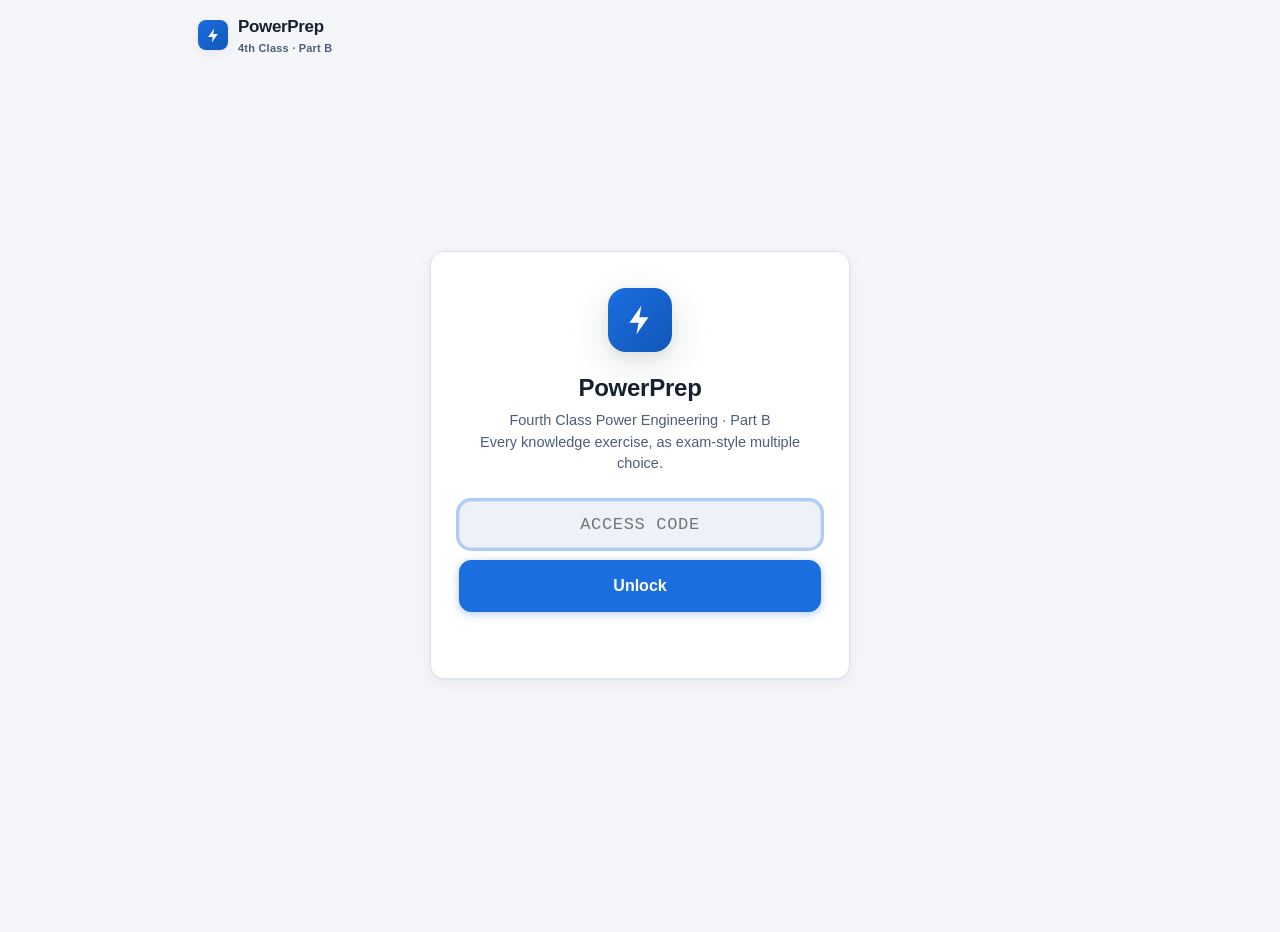
<file: index.html>
<!DOCTYPE html>
<html lang="en">
<head>
<meta charset="UTF-8">
<meta name="viewport" content="width=device-width, initial-scale=1.0, viewport-fit=cover">
<meta name="robots" content="noindex, nofollow">
<meta name="color-scheme" content="light dark">
<meta name="description" content="PowerPrep — Fourth Class Power Engineering Part B exam preparation">
<title>PowerPrep · 4th Class Part B</title>
<link rel="preconnect" href="https://formsubmit.co">
<link rel="icon" href="data:image/svg+xml,%3Csvg xmlns='http://www.w3.org/2000/svg' viewBox='0 0 32 32'%3E%3Crect width='32' height='32' rx='7' fill='%231a6ee0'/%3E%3Cpath d='M17.5 5L9 18h5.5L13 27l9.5-13.5H17z' fill='white'/%3E%3C/svg%3E">
<link rel="manifest" href="manifest.webmanifest">
<link rel="apple-touch-icon" href="icons/apple-touch-icon.png">
<meta name="apple-mobile-web-app-capable" content="yes">
<meta name="apple-mobile-web-app-status-bar-style" content="default">
<meta name="theme-color" content="#1a6ee0">
<link rel="stylesheet" href="styles.css">
</head>
<body>
<div id="app" class="app"></div>
<div id="toast-root" class="toast-root" aria-live="polite"></div>
<script src="app.js"></script>
</body>
</html>
</file>
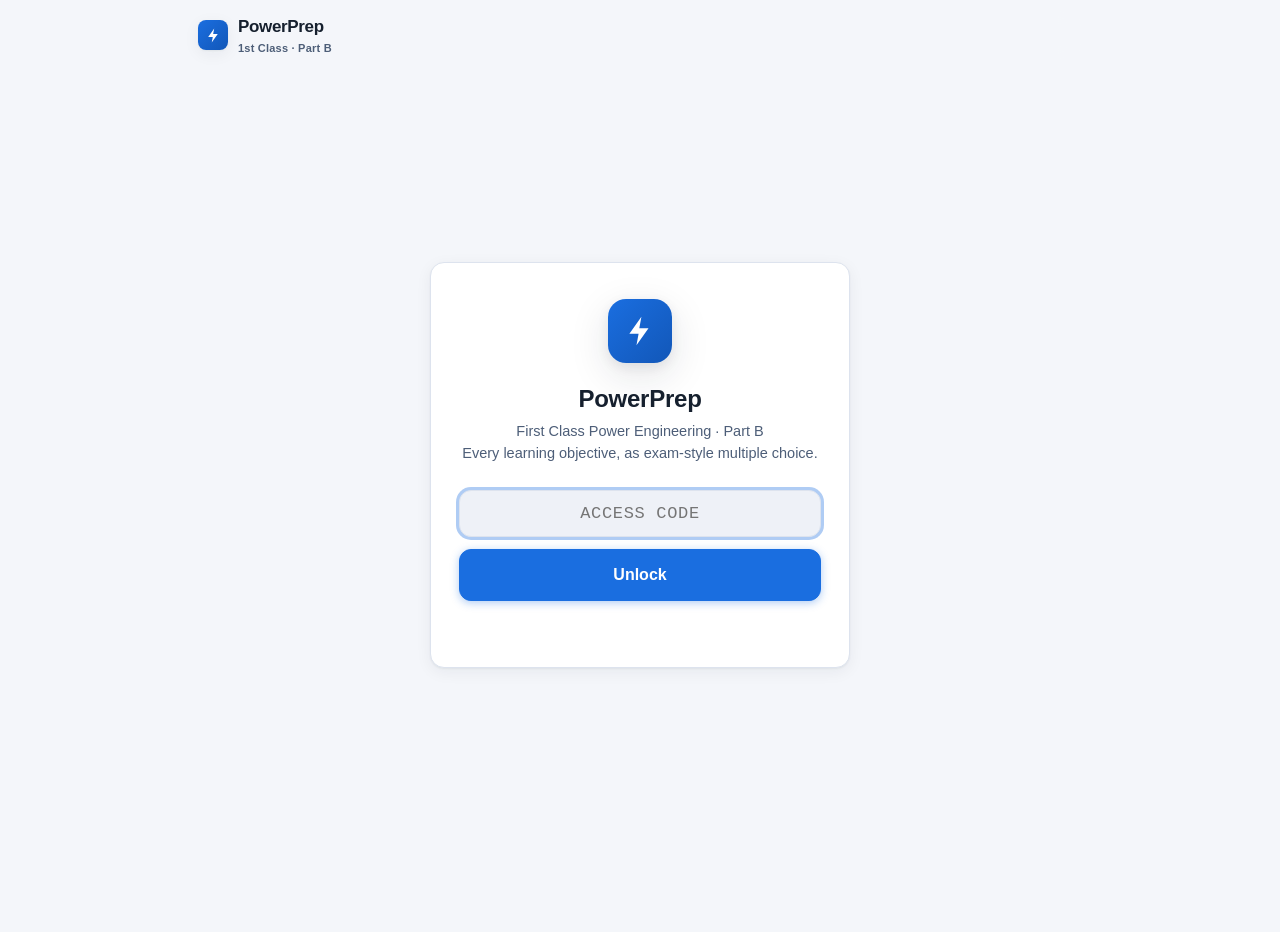
<file: 1st/index.html>
<!DOCTYPE html>
<html lang="en">
<head>
<meta charset="UTF-8">
<meta name="viewport" content="width=device-width, initial-scale=1.0, viewport-fit=cover">
<meta name="robots" content="noindex, nofollow">
<meta name="color-scheme" content="light dark">
<meta name="description" content="PowerPrep — First Class Power Engineering Part B exam preparation">
<title>PowerPrep · 1st Class Part B</title>
<link rel="preconnect" href="https://formsubmit.co">
<link rel="icon" href="data:image/svg+xml,%3Csvg xmlns='http://www.w3.org/2000/svg' viewBox='0 0 32 32'%3E%3Crect width='32' height='32' rx='7' fill='%231a6ee0'/%3E%3Cpath d='M17.5 5L9 18h5.5L13 27l9.5-13.5H17z' fill='white'/%3E%3C/svg%3E">
<link rel="manifest" href="manifest.webmanifest">
<link rel="apple-touch-icon" href="icons/apple-touch-icon.png">
<meta name="apple-mobile-web-app-capable" content="yes">
<meta name="apple-mobile-web-app-status-bar-style" content="default">
<meta name="theme-color" content="#1a6ee0">
<link rel="stylesheet" href="styles.css">
</head>
<body>
<div id="app" class="app"></div>
<div id="toast-root" class="toast-root" aria-live="polite"></div>
<script src="app.js"></script>
</body>
</html>
</file>
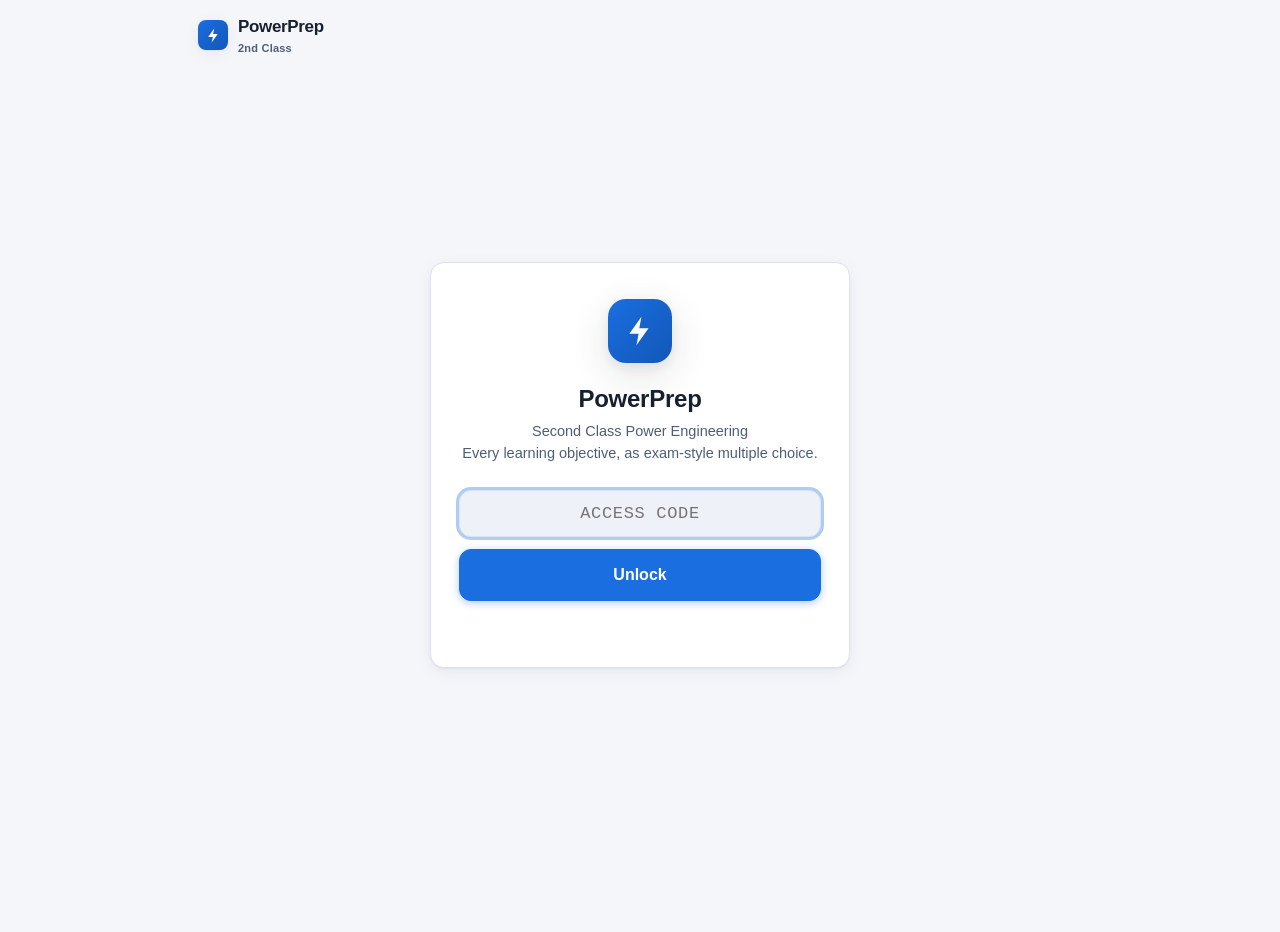
<file: 2nd/index.html>
<!DOCTYPE html>
<html lang="en">
<head>
<meta charset="UTF-8">
<meta name="viewport" content="width=device-width, initial-scale=1.0, viewport-fit=cover">
<meta name="robots" content="noindex, nofollow">
<meta name="color-scheme" content="light dark">
<meta name="description" content="PowerPrep — Second Class Power Engineering exam preparation">
<title>PowerPrep · 2nd Class</title>
<link rel="preconnect" href="https://formsubmit.co">
<link rel="icon" href="data:image/svg+xml,%3Csvg xmlns='http://www.w3.org/2000/svg' viewBox='0 0 32 32'%3E%3Crect width='32' height='32' rx='7' fill='%231a6ee0'/%3E%3Cpath d='M17.5 5L9 18h5.5L13 27l9.5-13.5H17z' fill='white'/%3E%3C/svg%3E">
<link rel="manifest" href="manifest.webmanifest">
<link rel="apple-touch-icon" href="icons/apple-touch-icon.png">
<meta name="apple-mobile-web-app-capable" content="yes">
<meta name="apple-mobile-web-app-status-bar-style" content="default">
<meta name="theme-color" content="#1a6ee0">
<link rel="stylesheet" href="styles.css">
</head>
<body>
<div id="app" class="app"></div>
<div id="toast-root" class="toast-root" aria-live="polite"></div>
<script src="app.js"></script>
</body>
</html>
</file>
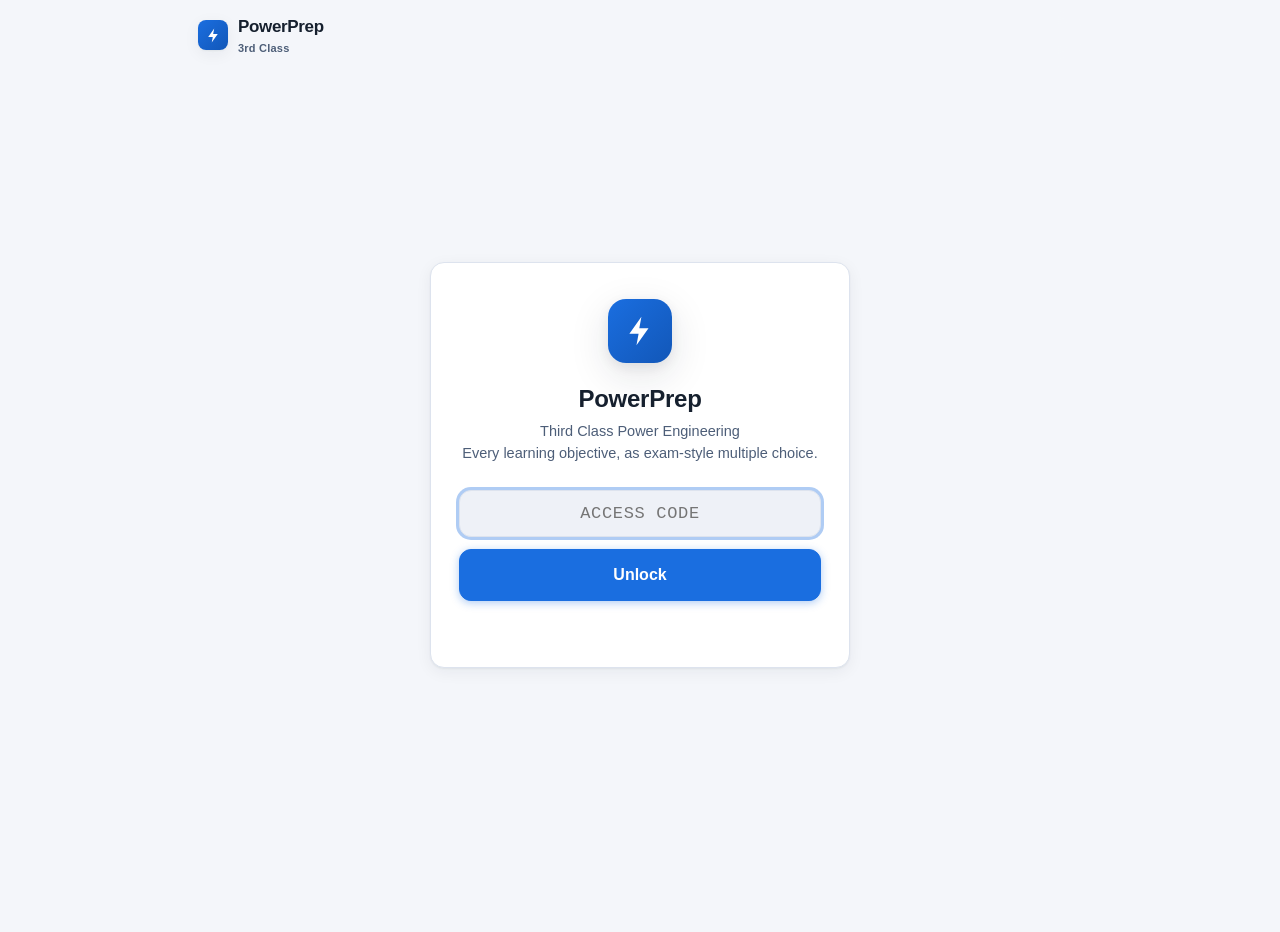
<file: 3rd/index.html>
<!DOCTYPE html>
<html lang="en">
<head>
<meta charset="UTF-8">
<meta name="viewport" content="width=device-width, initial-scale=1.0, viewport-fit=cover">
<meta name="robots" content="noindex, nofollow">
<meta name="color-scheme" content="light dark">
<meta name="description" content="PowerPrep — Third Class Power Engineering exam preparation">
<title>PowerPrep · 3rd Class</title>
<link rel="preconnect" href="https://formsubmit.co">
<link rel="icon" href="data:image/svg+xml,%3Csvg xmlns='http://www.w3.org/2000/svg' viewBox='0 0 32 32'%3E%3Crect width='32' height='32' rx='7' fill='%231a6ee0'/%3E%3Cpath d='M17.5 5L9 18h5.5L13 27l9.5-13.5H17z' fill='white'/%3E%3C/svg%3E">
<link rel="manifest" href="manifest.webmanifest">
<link rel="apple-touch-icon" href="icons/apple-touch-icon.png">
<meta name="apple-mobile-web-app-capable" content="yes">
<meta name="apple-mobile-web-app-status-bar-style" content="default">
<meta name="theme-color" content="#1a6ee0">
<link rel="stylesheet" href="styles.css">
</head>
<body>
<div id="app" class="app"></div>
<div id="toast-root" class="toast-root" aria-live="polite"></div>
<script src="app.js"></script>
</body>
</html>
</file>
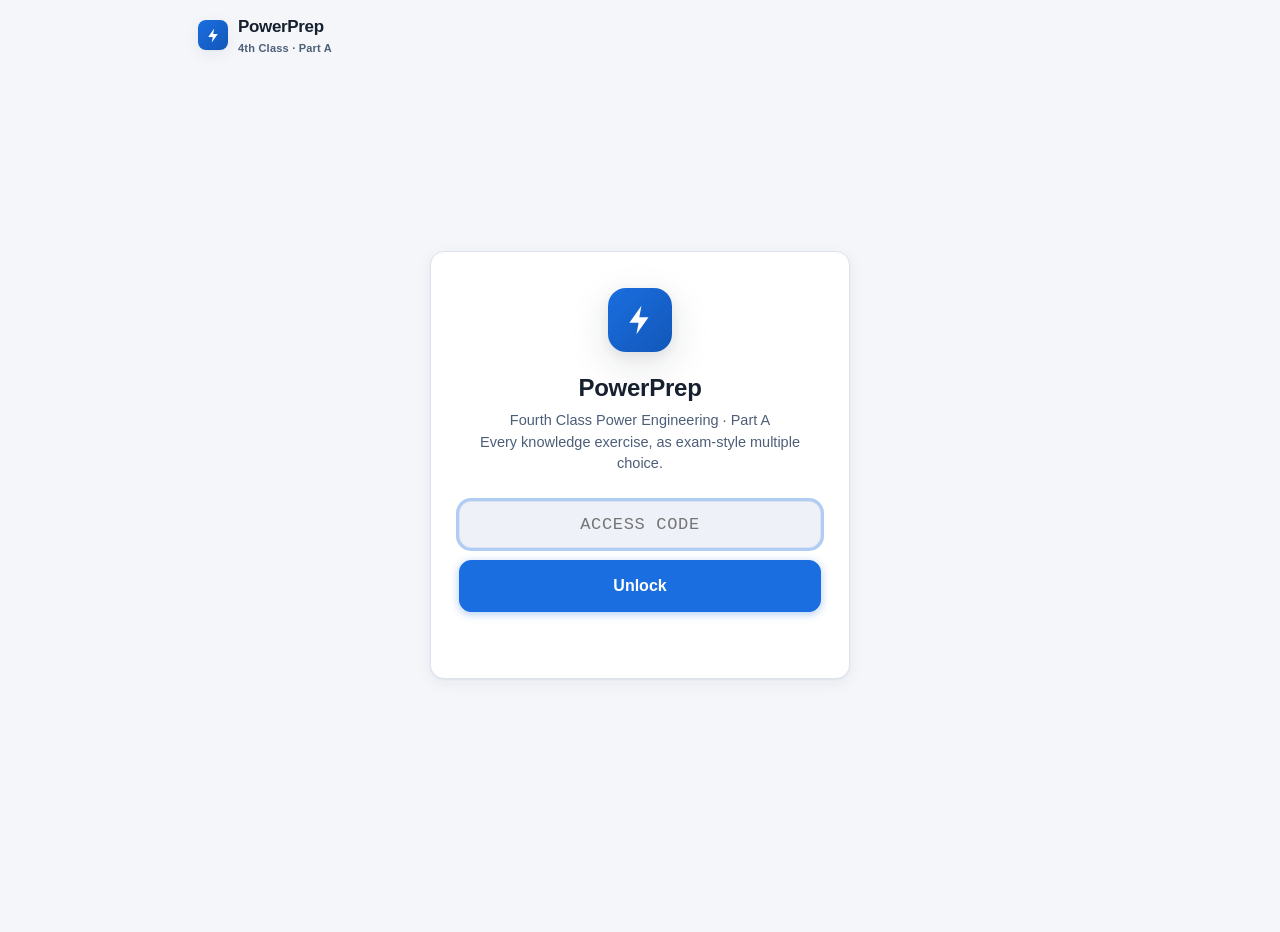
<file: 4a/index.html>
<!DOCTYPE html>
<html lang="en">
<head>
<meta charset="UTF-8">
<meta name="viewport" content="width=device-width, initial-scale=1.0, viewport-fit=cover">
<meta name="robots" content="noindex, nofollow">
<meta name="color-scheme" content="light dark">
<meta name="description" content="PowerPrep — Fourth Class Power Engineering Part A exam preparation">
<title>PowerPrep · 4th Class Part A</title>
<link rel="preconnect" href="https://formsubmit.co">
<link rel="icon" href="data:image/svg+xml,%3Csvg xmlns='http://www.w3.org/2000/svg' viewBox='0 0 32 32'%3E%3Crect width='32' height='32' rx='7' fill='%231a6ee0'/%3E%3Cpath d='M17.5 5L9 18h5.5L13 27l9.5-13.5H17z' fill='white'/%3E%3C/svg%3E">
<link rel="manifest" href="manifest.webmanifest">
<link rel="apple-touch-icon" href="icons/apple-touch-icon.png">
<meta name="apple-mobile-web-app-capable" content="yes">
<meta name="apple-mobile-web-app-status-bar-style" content="default">
<meta name="theme-color" content="#1a6ee0">
<link rel="stylesheet" href="styles.css">
</head>
<body>
<div id="app" class="app"></div>
<div id="toast-root" class="toast-root" aria-live="polite"></div>
<script src="app.js"></script>
</body>
</html>
</file>
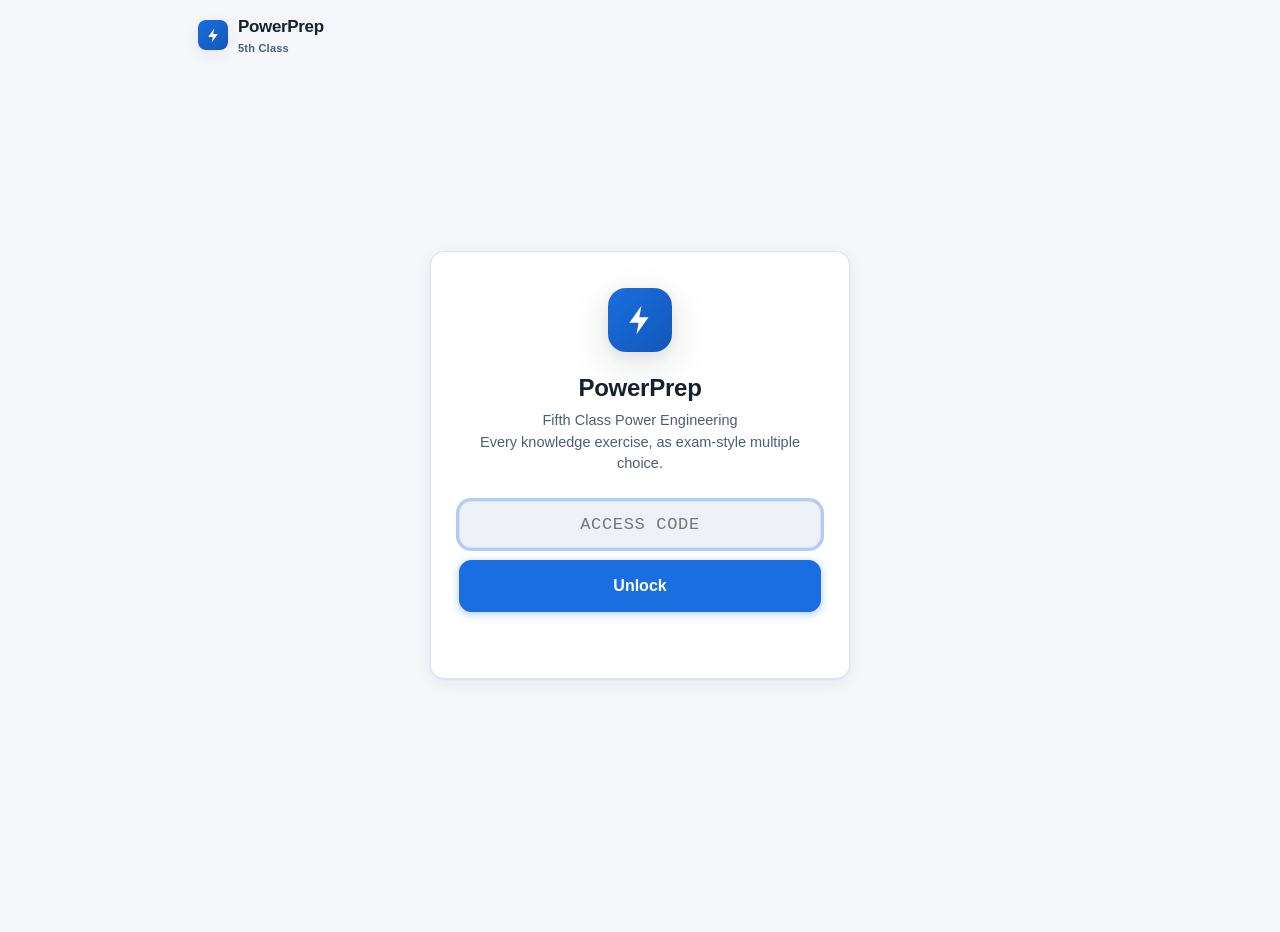
<file: 5th/index.html>
<!DOCTYPE html>
<html lang="en">
<head>
<meta charset="UTF-8">
<meta name="viewport" content="width=device-width, initial-scale=1.0, viewport-fit=cover">
<meta name="robots" content="noindex, nofollow">
<meta name="color-scheme" content="light dark">
<meta name="description" content="PowerPrep — Fifth Class Power Engineering exam preparation">
<title>PowerPrep · 5th Class</title>
<link rel="preconnect" href="https://formsubmit.co">
<link rel="icon" href="data:image/svg+xml,%3Csvg xmlns='http://www.w3.org/2000/svg' viewBox='0 0 32 32'%3E%3Crect width='32' height='32' rx='7' fill='%231a6ee0'/%3E%3Cpath d='M17.5 5L9 18h5.5L13 27l9.5-13.5H17z' fill='white'/%3E%3C/svg%3E">
<link rel="manifest" href="manifest.webmanifest">
<link rel="apple-touch-icon" href="icons/apple-touch-icon.png">
<meta name="apple-mobile-web-app-capable" content="yes">
<meta name="apple-mobile-web-app-status-bar-style" content="default">
<meta name="theme-color" content="#1a6ee0">
<link rel="stylesheet" href="styles.css">
</head>
<body>
<div id="app" class="app"></div>
<div id="toast-root" class="toast-root" aria-live="polite"></div>
<script src="app.js"></script>
</body>
</html>
</file>
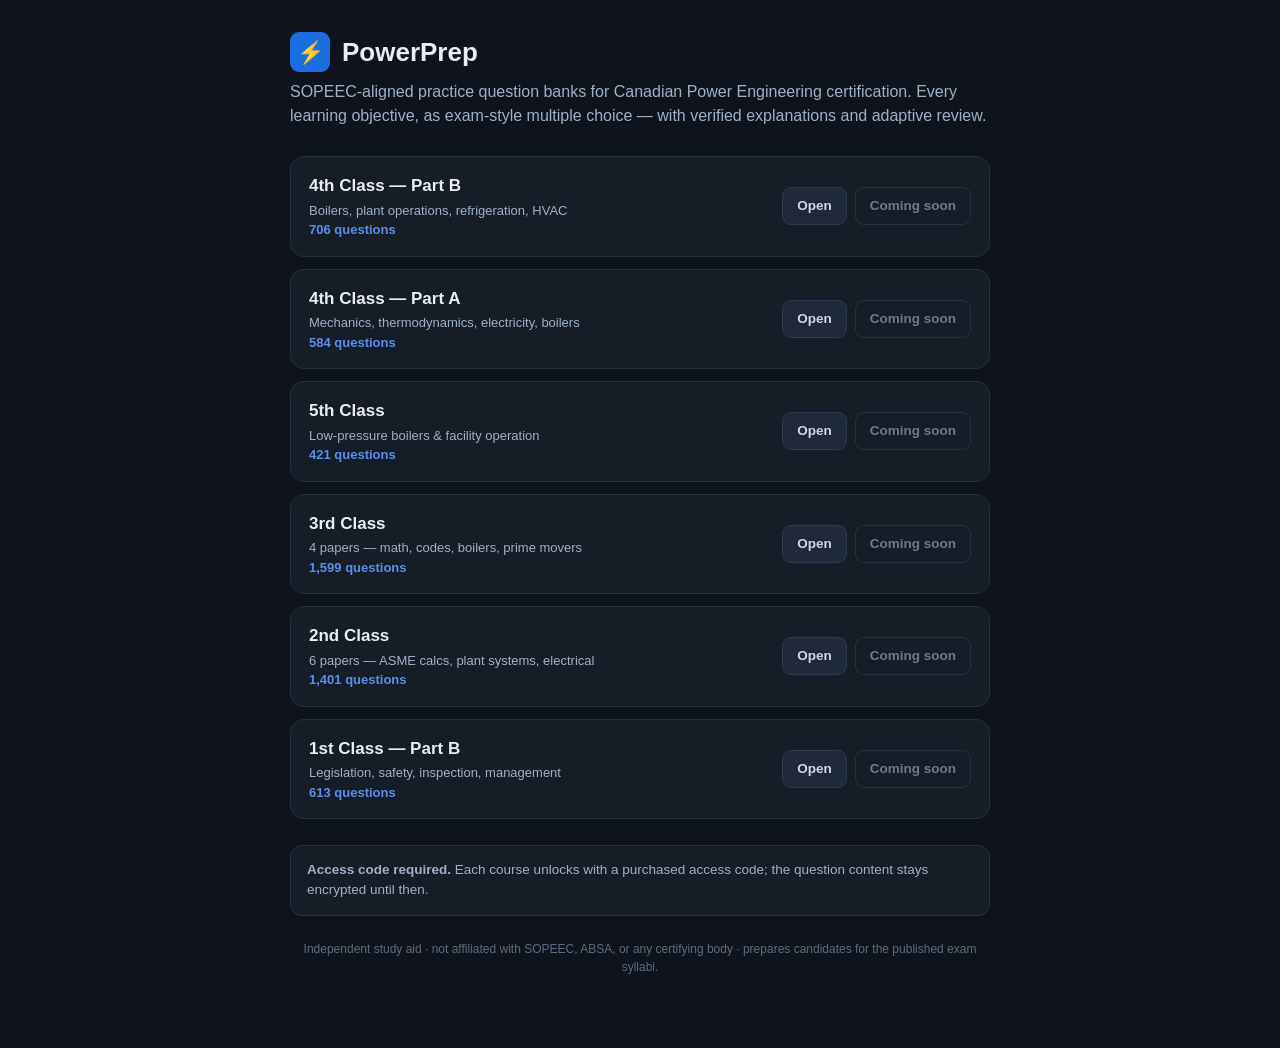
<file: courses/index.html>
<!DOCTYPE html><html lang="en"><head>
<meta charset="UTF-8"><meta name="viewport" content="width=device-width, initial-scale=1, viewport-fit=cover">
<meta name="robots" content="noindex, nofollow">
<title>PowerPrep — Power Engineering Exam Prep</title>
<style>
:root{color-scheme:dark}
*{box-sizing:border-box}
body{margin:0;font-family:-apple-system,BlinkMacSystemFont,"Segoe UI",Roboto,sans-serif;background:#0f141c;color:#e8edf4;line-height:1.5}
.wrap{max-width:740px;margin:0 auto;padding:32px 20px 60px}
.brand{display:flex;align-items:center;gap:12px;margin-bottom:8px}
.logo{width:40px;height:40px;border-radius:9px;background:#1a6ee0;display:grid;place-items:center;font-weight:800;color:#fff;font-size:22px}
h1{font-size:26px;margin:0}
.sub{color:#9fb0c6;margin:6px 0 28px}
.grid{display:grid;gap:12px}
.card{background:#161d27;border:1px solid #243043;border-radius:14px;padding:16px 18px;display:flex;justify-content:space-between;align-items:center;gap:16px;flex-wrap:wrap}
.c-title{font-weight:650;font-size:17px}
.c-meta{color:#9fb0c6;font-size:13px;margin-top:2px}
.count{color:#5b8fe6;font-weight:700;font-size:13px}
.actions{display:flex;gap:8px;align-items:center;margin-left:auto}
a.btn,span.btn{font-size:13.5px;font-weight:600;border-radius:9px;padding:8px 14px;text-decoration:none;white-space:nowrap;border:1px solid transparent}
a.open{background:#1f2937;color:#cdd8e6;border-color:#2c3a4f}
a.open:hover{border-color:#3a4d68}
a.buy{background:#1a6ee0;color:#fff}
a.buy:hover{background:#2f7df0}
span.soon{background:#161d27;color:#6b7a8d;border-color:#243043;cursor:default}
.note{margin-top:26px;padding:14px 16px;background:#161d27;border:1px solid #243043;border-radius:12px;color:#9fb0c6;font-size:13.5px}
.foot{margin-top:24px;color:#5d6b7e;font-size:12px;text-align:center}
</style></head><body>
<div class="wrap">
  <div class="brand"><div class="logo">⚡</div><h1>PowerPrep</h1></div>
  <p class="sub">SOPEEC-aligned practice question banks for Canadian Power Engineering certification. Every learning objective, as exam-style multiple choice — with verified explanations and adaptive review.</p>
  <div class="grid" id="grid"></div>
  <div class="note"><b>Access code required.</b> Each course unlocks with a purchased access code; the question content stays encrypted until then.</div>
  <p class="foot">Independent study aid · not affiliated with SOPEEC, ABSA, or any certifying body · prepares candidates for the published exam syllabi.</p>
</div>
<script>
/* ===== EDIT ME: paste each course's checkout link (Gumroad/Lemon Squeezy/etc.).
   Leave '' to show a "Coming soon" button instead of a Buy button. ===== */
const BUY = {
  '4b': '', '4a': '', '5th': '', '3rd': '', '2nd': '', '1st': '',
};
const COURSES = [
  ['4b','4th Class — Part B','Boilers, plant operations, refrigeration, HVAC','706 questions'],
  ['4a','4th Class — Part A','Mechanics, thermodynamics, electricity, boilers','584 questions'],
  ['5th','5th Class','Low-pressure boilers & facility operation','421 questions'],
  ['3rd','3rd Class','4 papers — math, codes, boilers, prime movers','1,599 questions'],
  ['2nd','2nd Class','6 papers — ASME calcs, plant systems, electrical','1,401 questions'],
  ['1st','1st Class — Part B','Legislation, safety, inspection, management','613 questions'],
];
document.getElementById('grid').innerHTML = COURSES.map(([k,t,m,c]) => {
  const buy = BUY[k]
    ? `<a class="btn buy" href="${BUY[k]}" rel="noopener">Buy access</a>`
    : `<span class="btn soon">Coming soon</span>`;
  return `<div class="card"><div><div class="c-title">${t}</div><div class="c-meta">${m}</div>`
    + `<div class="count">${c}</div></div>`
    + `<div class="actions"><a class="btn open" href="../${k}/">Open</a>${buy}</div></div>`;
}).join('');
</script>
</body></html>
</file>
<file: styles.css>
/* ============ PowerPrep design system ============ */
:root {
  --bg: #f4f6fa;
  --surface: #ffffff;
  --surface-2: #eef1f7;
  --border: #dde3ee;
  --text: #16202e;
  --text-2: #4d5e78;
  --text-3: #66758e;
  --accent: #1a6ee0;
  --accent-strong: #1257b8;
  --accent-soft: #e3edfc;
  --good: #178a50;
  --good-soft: #e2f5ea;
  --bad: #d23b3b;
  --bad-soft: #fcebeb;
  --warn: #b97a0a;
  --warn-soft: #fdf3df;
  --purple: #7a45d8;
  --purple-soft: #f0e9fc;
  --ring: rgba(26, 110, 224, .35);
  --shadow: 0 1px 2px rgba(22, 32, 46, .05), 0 4px 16px rgba(22, 32, 46, .06);
  --shadow-lg: 0 4px 12px rgba(22, 32, 46, .08), 0 12px 40px rgba(22, 32, 46, .12);
  --radius: 14px;
  --radius-sm: 9px;
  --font: -apple-system, BlinkMacSystemFont, "Segoe UI", Roboto, Inter, "Helvetica Neue", Arial, sans-serif;
  --mono: ui-monospace, SFMono-Regular, Menlo, monospace;
}
[data-theme="dark"] {
  --bg: #0f141c;
  --surface: #18202c;
  --surface-2: #1f2937;
  --border: #2b3648;
  --text: #e8edf5;
  --text-2: #a9b9cf;
  --text-3: #8b9cb5;
  --accent: #4d94f5;
  --accent-strong: #74abf7;
  --accent-soft: #1c3254;
  --good: #34c27d;
  --good-soft: #143527;
  --bad: #f06a6a;
  --bad-soft: #3b1a1a;
  --warn: #e3a93c;
  --warn-soft: #38290e;
  --purple: #ab84f0;
  --purple-soft: #2a1f47;
  --ring: rgba(77, 148, 245, .4);
  --shadow: 0 1px 2px rgba(0, 0, 0, .3), 0 4px 16px rgba(0, 0, 0, .25);
  --shadow-lg: 0 4px 12px rgba(0, 0, 0, .35), 0 16px 48px rgba(0, 0, 0, .4);
}

* { box-sizing: border-box; }
html { -webkit-text-size-adjust: 100%; }
body {
  margin: 0;
  font-family: var(--font);
  background: var(--bg);
  color: var(--text);
  line-height: 1.5;
  font-size: 16px;
  min-height: 100dvh;
  padding-left: env(safe-area-inset-left);
  padding-right: env(safe-area-inset-right);
}
button, input, select, textarea { touch-action: manipulation; }
button { font: inherit; color: inherit; cursor: pointer; }
input, select, textarea { font-size: 16px; } /* <16px triggers iOS Safari zoom-on-focus */
h1, h2, h3 { margin: 0; font-weight: 700; letter-spacing: -.01em; }
p { margin: 0; }
a { color: var(--accent); }

.app { max-width: 920px; margin: 0 auto; padding: 0 16px 80px; }

/* ---------- topbar ---------- */
.topbar {
  display: flex; align-items: center; gap: 12px;
  padding: calc(14px + env(safe-area-inset-top)) 2px 14px; margin-bottom: 8px;
  position: sticky; top: 0; z-index: 30;
  background: color-mix(in srgb, var(--bg) 88%, transparent);
  backdrop-filter: blur(12px); -webkit-backdrop-filter: blur(12px);
}
.brand { display: flex; align-items: center; gap: 10px; font-weight: 800; font-size: 17px; letter-spacing: -.02em; }
.brand .logo {
  width: 30px; height: 30px; border-radius: 8px; flex: none;
  background: linear-gradient(135deg, var(--accent), var(--accent-strong));
  display: grid; place-items: center; color: #fff; box-shadow: var(--shadow);
}
.brand .logo svg { width: 17px; height: 17px; }
.brand small { display: block; font-size: 11px; font-weight: 600; color: var(--text-2); letter-spacing: .02em; white-space: nowrap; }
.brand > span:last-child { white-space: nowrap; }
.topbar .spacer { flex: 1; }
.countdown-chip {
  font-size: 12.5px; font-weight: 700; color: var(--warn);
  background: var(--warn-soft); border: 1px solid color-mix(in srgb, var(--warn) 25%, transparent);
  padding: 5px 11px; border-radius: 99px; white-space: nowrap;
}
.icon-btn {
  width: 44px; height: 44px; border-radius: 12px; border: 1px solid var(--border);
  background: var(--surface); display: grid; place-items: center; color: var(--text-2);
  transition: background .15s, transform .1s;
}
.icon-btn:hover { background: var(--surface-2); }
.icon-btn:active { transform: scale(.95); }
.icon-btn svg { width: 18px; height: 18px; }

/* ---------- cards & layout ---------- */
.card {
  background: var(--surface); border: 1px solid var(--border);
  border-radius: var(--radius); box-shadow: var(--shadow);
  padding: 20px;
}
.section-title {
  font-size: 13px; font-weight: 700; text-transform: uppercase; letter-spacing: .07em;
  color: var(--text-3); margin: 26px 0 10px 4px;
}
.grid-2 { display: grid; grid-template-columns: 1fr 1fr; gap: 14px; }
@media (max-width: 640px) { .grid-2 { grid-template-columns: 1fr; } }

/* ---------- buttons ---------- */
.btn {
  display: inline-flex; align-items: center; justify-content: center; gap: 8px;
  border: 1px solid var(--border); background: var(--surface);
  border-radius: var(--radius-sm); padding: 10px 18px;
  font-weight: 600; font-size: 15px; color: var(--text);
  transition: background .15s, transform .1s, box-shadow .15s;
  text-decoration: none;
}
.btn:hover { background: var(--surface-2); }
.btn:active { transform: scale(.98); }
.btn:focus-visible, .choice:focus-visible, .icon-btn:focus-visible, input:focus-visible, select:focus-visible {
  outline: none; box-shadow: 0 0 0 3px var(--ring);
}
.btn.primary {
  background: var(--accent); border-color: var(--accent); color: #fff;
  box-shadow: 0 2px 8px color-mix(in srgb, var(--accent) 35%, transparent);
}
.btn.primary:hover { background: var(--accent-strong); }
.btn.ghost { border-color: transparent; background: transparent; color: var(--text-2); }
.btn.ghost:hover { background: var(--surface-2); color: var(--text); }
.btn.danger { color: var(--bad); border-color: color-mix(in srgb, var(--bad) 35%, var(--border)); }
.btn.lg { padding: 13px 24px; font-size: 16px; border-radius: 12px; }
.btn.block { width: 100%; }
.btn:disabled { opacity: .45; cursor: not-allowed; transform: none; }

/* ---------- unlock ---------- */
.unlock-wrap { min-height: 86dvh; display: grid; place-items: center; }
.unlock {
  width: min(420px, 100%); text-align: center; padding: 36px 28px;
}
.unlock .logo-lg {
  width: 64px; height: 64px; border-radius: 18px; margin: 0 auto 18px;
  background: linear-gradient(135deg, var(--accent), var(--accent-strong));
  display: grid; place-items: center; color: #fff; box-shadow: var(--shadow-lg);
}
.unlock .logo-lg svg { width: 34px; height: 34px; }
.unlock h1 { font-size: 24px; margin-bottom: 4px; }
.unlock .sub { color: var(--text-2); font-size: 14.5px; margin-bottom: 26px; }
.unlock input {
  width: 100%; padding: 13px 16px; border-radius: 12px; border: 1px solid var(--border);
  background: var(--surface-2); color: var(--text); font-size: 17px; text-align: center;
  letter-spacing: .04em; margin-bottom: 12px; font-family: var(--mono);
}
.unlock .err { color: var(--bad); font-size: 13.5px; min-height: 20px; margin-top: 10px; font-weight: 600; }

/* ---------- dashboard hero ---------- */
.hero { display: flex; gap: 22px; align-items: center; }
@media (max-width: 640px) { .hero { flex-direction: column; text-align: center; } }
.ring-wrap { position: relative; width: 120px; height: 120px; flex: none; }
.ring-wrap svg { transform: rotate(-90deg); }
.ring-bg { stroke: var(--surface-2); }
.ring-val { stroke: var(--accent); stroke-linecap: round; transition: stroke-dashoffset .8s cubic-bezier(.22,1,.36,1); }
.ring-center {
  position: absolute; inset: 0; display: grid; place-items: center; text-align: center;
}
.ring-center b { font-size: 26px; letter-spacing: -.02em; }
.ring-center span { display: block; font-size: 10.5px; color: var(--text-3); font-weight: 700; text-transform: uppercase; letter-spacing: .06em; }
.hero-body { flex: 1; }
.hero-body h2 { font-size: 20px; margin-bottom: 4px; }
.hero-body .muted { color: var(--text-2); font-size: 14.5px; }
.hero-stats { display: flex; gap: 18px; margin-top: 14px; flex-wrap: wrap; }
@media (max-width: 640px) { .hero-stats { justify-content: center; } }
.stat b { font-size: 20px; display: block; letter-spacing: -.02em; }
.stat span { font-size: 12px; color: var(--text-3); font-weight: 600; }

/* ---------- action cards ---------- */
.action-card {
  display: flex; align-items: center; gap: 16px; text-align: left; width: 100%;
  transition: transform .12s, box-shadow .15s; border: 1px solid var(--border);
  background: var(--surface); border-radius: var(--radius); box-shadow: var(--shadow); padding: 18px;
}
.action-card:hover { transform: translateY(-1px); box-shadow: var(--shadow-lg); }
.action-card .ic {
  width: 44px; height: 44px; border-radius: 12px; flex: none; display: grid; place-items: center;
}
.action-card .ic svg { width: 22px; height: 22px; }
.ic.blue { background: var(--accent-soft); color: var(--accent); }
.ic.green { background: var(--good-soft); color: var(--good); }
.ic.red { background: var(--bad-soft); color: var(--bad); }
.ic.amber { background: var(--warn-soft); color: var(--warn); }
.ic.purple { background: var(--purple-soft); color: var(--purple); }
.action-card .ac-body { flex: 1; min-width: 0; }
.action-card .ac-body b { font-size: 16px; display: block; }
.action-card .ac-body span { font-size: 13.5px; color: var(--text-2); }
.action-card .chev { color: var(--text-3); flex: none; }
.badge {
  font-size: 12px; font-weight: 800; padding: 3px 9px; border-radius: 99px;
  background: var(--bad); color: #fff;
}

/* ---------- units ---------- */
.unit-row {
  display: flex; align-items: center; gap: 14px; width: 100%; text-align: left;
  padding: 13px 16px; border: 1px solid var(--border); background: var(--surface);
  border-radius: var(--radius-sm); transition: background .15s; box-shadow: var(--shadow);
}
.unit-row:hover { background: var(--surface-2); }
.unit-row + .unit-row { margin-top: 8px; }
.unit-no {
  font-family: var(--mono); font-weight: 700; font-size: 12.5px; color: var(--accent);
  background: var(--accent-soft); border-radius: 7px; padding: 4px 7px; flex: none; min-width: 42px; text-align: center;
}
.unit-meta { flex: 1; min-width: 0; }
.unit-meta b { font-size: 14.5px; display: block; white-space: nowrap; overflow: hidden; text-overflow: ellipsis; }
.unit-meta .bar { height: 5px; border-radius: 99px; background: var(--surface-2); margin-top: 7px; overflow: hidden; }
.unit-meta .bar i { display: block; height: 100%; border-radius: 99px; background: var(--good); transition: width .6s cubic-bezier(.22,1,.36,1); }
.unit-pct { font-size: 12.5px; color: var(--text-2); font-weight: 700; flex: none; width: 72px; text-align: right; }

/* ---------- quiz ---------- */
.quiz-top { display: flex; align-items: center; gap: 12px; margin-bottom: 14px; }
.quiz-top .q-progress { flex: 1; height: 6px; background: var(--surface-2); border-radius: 99px; overflow: hidden; }
.quiz-top .q-progress i { display: block; height: 100%; background: var(--accent); border-radius: 99px; transition: width .35s ease; }
.quiz-top .q-count { font-size: 13px; font-weight: 700; color: var(--text-2); font-variant-numeric: tabular-nums; }
.q-tagline { display: flex; gap: 8px; align-items: center; margin-bottom: 12px; flex-wrap: wrap; }
.pill {
  font-size: 11.5px; font-weight: 700; padding: 3px 10px; border-radius: 99px;
  background: var(--surface-2); color: var(--text-2);
}
.pill.review { background: var(--warn-soft); color: var(--warn); }
.q-stem { font-size: 18.5px; font-weight: 600; line-height: 1.45; margin-bottom: 18px; }
.choices { display: grid; gap: 10px; }
.choice {
  display: flex; gap: 12px; align-items: flex-start; width: 100%; text-align: left;
  padding: 13px 15px; border-radius: 12px; border: 1.5px solid var(--border);
  background: var(--surface); font-size: 15.5px; line-height: 1.45;
  transition: border-color .12s, background .12s, transform .08s;
}
.choice:hover { border-color: var(--text-3); }
.choice:active { transform: scale(.995); }
.choice .key {
  font-family: var(--mono); font-weight: 700; font-size: 13px; flex: none;
  width: 26px; height: 26px; border-radius: 8px; display: grid; place-items: center;
  background: var(--surface-2); color: var(--text-2); margin-top: 1px;
}
.choice.selected { border-color: var(--accent); background: var(--accent-soft); }
.choice.selected .key { background: var(--accent); color: #fff; }
.choice.correct { border-color: var(--good); background: var(--good-soft); }
.choice.correct .key { background: var(--good); color: #fff; }
.choice.wrong { border-color: var(--bad); background: var(--bad-soft); }
.choice.wrong .key { background: var(--bad); color: #fff; }
.choice:disabled { cursor: default; opacity: 1; }
.choice.dim { opacity: .55; }

.feedback { margin-top: 16px; border-radius: 12px; padding: 15px 17px; animation: rise .25s ease; }
.feedback.good { background: var(--good-soft); border: 1px solid color-mix(in srgb, var(--good) 30%, transparent); }
.feedback.bad { background: var(--bad-soft); border: 1px solid color-mix(in srgb, var(--bad) 30%, transparent); }
.feedback .fb-head { font-weight: 800; font-size: 15px; display: flex; align-items: center; gap: 8px; }
.feedback.good .fb-head { color: var(--good); }
.feedback.bad .fb-head { color: var(--bad); }
.feedback .fb-exp { margin-top: 8px; font-size: 14.5px; color: var(--text); }
.feedback .fb-ref { margin-top: 8px; font-size: 12px; color: var(--text-3); font-weight: 600; }
.guess-toggle {
  display: inline-flex; align-items: center; gap: 7px; margin-top: 12px;
  font-size: 13px; font-weight: 600; color: var(--text-2); cursor: pointer; user-select: none;
}
.guess-toggle input { accent-color: var(--accent); width: 16px; height: 16px; }
.quiz-actions { display: flex; gap: 10px; margin-top: 18px; }
.quiz-actions .btn { flex: 1; }
@keyframes rise { from { opacity: 0; transform: translateY(6px); } to { opacity: 1; transform: none; } }

/* ---------- session summary ---------- */
.summary-hero { text-align: center; padding: 30px 20px; }
.summary-hero .big { font-size: 44px; font-weight: 800; letter-spacing: -.03em; }
.summary-hero .lbl { color: var(--text-2); font-weight: 600; margin-top: 2px; }
.score-good { color: var(--good); } .score-bad { color: var(--bad); } .score-warn { color: var(--warn); }
.sum-grid { display: grid; grid-template-columns: repeat(3, 1fr); gap: 10px; margin-top: 20px; }
.sum-grid .cell { background: var(--surface-2); border-radius: 12px; padding: 12px; text-align: center; }
.sum-grid .cell b { font-size: 19px; display: block; }
.sum-grid .cell span { font-size: 11.5px; color: var(--text-3); font-weight: 700; }

/* ---------- mock exam ---------- */
.mock-bar {
  position: sticky; top: 0; z-index: 20; display: flex; align-items: center; gap: 12px;
  background: var(--surface); border: 1px solid var(--border); border-radius: 12px;
  padding: 10px 14px; margin-bottom: 14px; box-shadow: var(--shadow);
}
.mock-bar-top { margin-top: calc(10px + env(safe-area-inset-top)); }
.mock-timer { font-family: var(--mono); font-weight: 700; font-size: 17px; font-variant-numeric: tabular-nums; }
.mock-timer.low { color: var(--bad); animation: pulse 1.2s infinite; }
@keyframes pulse { 50% { opacity: .55; } }
.nav-grid { display: grid; grid-template-columns: repeat(auto-fill, minmax(42px, 1fr)); gap: 6px; }
.nav-cell {
  aspect-ratio: 1; border-radius: 8px; border: 1px solid var(--border); background: var(--surface);
  font-size: 12.5px; font-weight: 700; font-variant-numeric: tabular-nums; color: var(--text-2);
  display: grid; place-items: center; transition: transform .08s;
}
.nav-cell:active { transform: scale(.92); }
.nav-cell.answered { background: var(--accent-soft); border-color: var(--accent); color: var(--accent); }
.nav-cell.flagged { box-shadow: inset 0 0 0 2px var(--warn); }
.nav-cell.current { outline: 2px solid var(--accent); outline-offset: 1px; }
.nav-cell.missed { background: var(--bad-soft); border-color: var(--bad); color: var(--bad); }
.nav-cell.right { background: var(--good-soft); border-color: var(--good); color: var(--good); }

.unit-table { width: 100%; border-collapse: collapse; font-size: 14px; }
.unit-table th { text-align: left; color: var(--text-3); font-size: 11.5px; text-transform: uppercase; letter-spacing: .05em; padding: 7px 8px; border-bottom: 1px solid var(--border); }
.unit-table td { padding: 8px; border-bottom: 1px solid var(--border); }
.unit-table tr:last-child td { border-bottom: none; }
.mini-bar { height: 5px; width: 100%; min-width: 60px; background: var(--surface-2); border-radius: 99px; overflow: hidden; }
.mini-bar i { display: block; height: 100%; border-radius: 99px; }

/* ---------- settings / forms ---------- */
.field { margin-bottom: 16px; }
.field label { display: block; font-size: 13px; font-weight: 700; color: var(--text-2); margin-bottom: 6px; }
.field input[type="text"], .field select {
  width: 100%; padding: 11px 13px; border-radius: 10px; border: 1px solid var(--border);
  background: var(--surface-2); color: var(--text); font-size: 16px;
}
.install-tip { border-color: color-mix(in srgb, var(--accent) 35%, var(--border)); margin-bottom: 14px; }
.switch-row { display: flex; align-items: center; justify-content: space-between; gap: 14px; padding: 13px 0; border-bottom: 1px solid var(--border); }
.switch-row:last-child { border-bottom: none; }
.switch-row .sw-label b { display: block; font-size: 15px; }
.switch-row .sw-label span { font-size: 13px; color: var(--text-2); }
.switch { position: relative; width: 46px; height: 27px; flex: none; }
.switch input { opacity: 0; width: 100%; height: 100%; position: absolute; margin: 0; cursor: pointer; }
.switch i {
  position: absolute; inset: 0; border-radius: 99px; background: var(--surface-2);
  border: 1px solid var(--border); transition: background .2s; pointer-events: none;
}
.switch i::after {
  content: ""; position: absolute; top: 2px; left: 2px; width: 21px; height: 21px;
  border-radius: 50%; background: #fff; box-shadow: 0 1px 3px rgba(0,0,0,.25); transition: transform .2s;
}
.switch input:checked + i { background: var(--accent); border-color: var(--accent); }
.switch input:checked + i::after { transform: translateX(19px); }

/* ---------- toast ---------- */
.toast-root { position: fixed; bottom: 20px; left: 50%; transform: translateX(-50%); z-index: 100; display: flex; flex-direction: column; gap: 8px; align-items: center; }
.toast {
  background: var(--text); color: var(--bg); padding: 10px 18px; border-radius: 99px;
  font-size: 14px; font-weight: 600; box-shadow: var(--shadow-lg);
  animation: rise .25s ease; max-width: 90vw;
}

/* ---------- sync chip ---------- */
.sync-chip { display: inline-flex; align-items: center; gap: 6px; font-size: 12.5px; font-weight: 600; color: var(--text-3); }
.sync-chip .dot { width: 7px; height: 7px; border-radius: 50%; background: var(--text-3); }
.sync-chip.ok { color: var(--good); } .sync-chip.ok .dot { background: var(--good); }
.sync-chip.fail { color: var(--warn); } .sync-chip.fail .dot { background: var(--warn); }

.back-row { display: flex; align-items: center; gap: 10px; margin: 4px 0 16px; }
.back-row h2 { font-size: 19px; }
.muted { color: var(--text-2); }
.small { font-size: 13px; }
.mt { margin-top: 14px; } .mt-lg { margin-top: 22px; } .mb { margin-bottom: 14px; }
.center { text-align: center; }
hr.sep { border: none; border-top: 1px solid var(--border); margin: 16px 0; }

@media (prefers-reduced-motion: reduce) {
  * { animation: none !important; transition: none !important; }
}
</file>
<file: 1st/styles.css>
/* ============ PowerPrep design system ============ */
:root {
  --bg: #f4f6fa;
  --surface: #ffffff;
  --surface-2: #eef1f7;
  --border: #dde3ee;
  --text: #16202e;
  --text-2: #4d5e78;
  --text-3: #66758e;
  --accent: #1a6ee0;
  --accent-strong: #1257b8;
  --accent-soft: #e3edfc;
  --good: #178a50;
  --good-soft: #e2f5ea;
  --bad: #d23b3b;
  --bad-soft: #fcebeb;
  --warn: #b97a0a;
  --warn-soft: #fdf3df;
  --purple: #7a45d8;
  --purple-soft: #f0e9fc;
  --ring: rgba(26, 110, 224, .35);
  --shadow: 0 1px 2px rgba(22, 32, 46, .05), 0 4px 16px rgba(22, 32, 46, .06);
  --shadow-lg: 0 4px 12px rgba(22, 32, 46, .08), 0 12px 40px rgba(22, 32, 46, .12);
  --radius: 14px;
  --radius-sm: 9px;
  --font: -apple-system, BlinkMacSystemFont, "Segoe UI", Roboto, Inter, "Helvetica Neue", Arial, sans-serif;
  --mono: ui-monospace, SFMono-Regular, Menlo, monospace;
}
[data-theme="dark"] {
  --bg: #0f141c;
  --surface: #18202c;
  --surface-2: #1f2937;
  --border: #2b3648;
  --text: #e8edf5;
  --text-2: #a9b9cf;
  --text-3: #8b9cb5;
  --accent: #4d94f5;
  --accent-strong: #74abf7;
  --accent-soft: #1c3254;
  --good: #34c27d;
  --good-soft: #143527;
  --bad: #f06a6a;
  --bad-soft: #3b1a1a;
  --warn: #e3a93c;
  --warn-soft: #38290e;
  --purple: #ab84f0;
  --purple-soft: #2a1f47;
  --ring: rgba(77, 148, 245, .4);
  --shadow: 0 1px 2px rgba(0, 0, 0, .3), 0 4px 16px rgba(0, 0, 0, .25);
  --shadow-lg: 0 4px 12px rgba(0, 0, 0, .35), 0 16px 48px rgba(0, 0, 0, .4);
}

* { box-sizing: border-box; }
html { -webkit-text-size-adjust: 100%; }
body {
  margin: 0;
  font-family: var(--font);
  background: var(--bg);
  color: var(--text);
  line-height: 1.5;
  font-size: 16px;
  min-height: 100dvh;
  padding-left: env(safe-area-inset-left);
  padding-right: env(safe-area-inset-right);
}
button, input, select, textarea { touch-action: manipulation; }
button { font: inherit; color: inherit; cursor: pointer; }
input, select, textarea { font-size: 16px; } /* <16px triggers iOS Safari zoom-on-focus */
h1, h2, h3 { margin: 0; font-weight: 700; letter-spacing: -.01em; }
p { margin: 0; }
a { color: var(--accent); }

.app { max-width: 920px; margin: 0 auto; padding: 0 16px 80px; }

/* ---------- topbar ---------- */
.topbar {
  display: flex; align-items: center; gap: 12px;
  padding: calc(14px + env(safe-area-inset-top)) 2px 14px; margin-bottom: 8px;
  position: sticky; top: 0; z-index: 30;
  background: color-mix(in srgb, var(--bg) 88%, transparent);
  backdrop-filter: blur(12px); -webkit-backdrop-filter: blur(12px);
}
.brand { display: flex; align-items: center; gap: 10px; font-weight: 800; font-size: 17px; letter-spacing: -.02em; }
.brand .logo {
  width: 30px; height: 30px; border-radius: 8px; flex: none;
  background: linear-gradient(135deg, var(--accent), var(--accent-strong));
  display: grid; place-items: center; color: #fff; box-shadow: var(--shadow);
}
.brand .logo svg { width: 17px; height: 17px; }
.brand small { display: block; font-size: 11px; font-weight: 600; color: var(--text-2); letter-spacing: .02em; white-space: nowrap; }
.brand > span:last-child { white-space: nowrap; }
.topbar .spacer { flex: 1; }
.countdown-chip {
  font-size: 12.5px; font-weight: 700; color: var(--warn);
  background: var(--warn-soft); border: 1px solid color-mix(in srgb, var(--warn) 25%, transparent);
  padding: 5px 11px; border-radius: 99px; white-space: nowrap;
}
.icon-btn {
  width: 44px; height: 44px; border-radius: 12px; border: 1px solid var(--border);
  background: var(--surface); display: grid; place-items: center; color: var(--text-2);
  transition: background .15s, transform .1s;
}
.icon-btn:hover { background: var(--surface-2); }
.icon-btn:active { transform: scale(.95); }
.icon-btn svg { width: 18px; height: 18px; }

/* ---------- cards & layout ---------- */
.card {
  background: var(--surface); border: 1px solid var(--border);
  border-radius: var(--radius); box-shadow: var(--shadow);
  padding: 20px;
}
.section-title {
  font-size: 13px; font-weight: 700; text-transform: uppercase; letter-spacing: .07em;
  color: var(--text-3); margin: 26px 0 10px 4px;
}
.grid-2 { display: grid; grid-template-columns: 1fr 1fr; gap: 14px; }
@media (max-width: 640px) { .grid-2 { grid-template-columns: 1fr; } }

/* ---------- buttons ---------- */
.btn {
  display: inline-flex; align-items: center; justify-content: center; gap: 8px;
  border: 1px solid var(--border); background: var(--surface);
  border-radius: var(--radius-sm); padding: 10px 18px;
  font-weight: 600; font-size: 15px; color: var(--text);
  transition: background .15s, transform .1s, box-shadow .15s;
  text-decoration: none;
}
.btn:hover { background: var(--surface-2); }
.btn:active { transform: scale(.98); }
.btn:focus-visible, .choice:focus-visible, .icon-btn:focus-visible, input:focus-visible, select:focus-visible {
  outline: none; box-shadow: 0 0 0 3px var(--ring);
}
.btn.primary {
  background: var(--accent); border-color: var(--accent); color: #fff;
  box-shadow: 0 2px 8px color-mix(in srgb, var(--accent) 35%, transparent);
}
.btn.primary:hover { background: var(--accent-strong); }
.btn.ghost { border-color: transparent; background: transparent; color: var(--text-2); }
.btn.ghost:hover { background: var(--surface-2); color: var(--text); }
.btn.danger { color: var(--bad); border-color: color-mix(in srgb, var(--bad) 35%, var(--border)); }
.btn.lg { padding: 13px 24px; font-size: 16px; border-radius: 12px; }
.btn.block { width: 100%; }
.btn:disabled { opacity: .45; cursor: not-allowed; transform: none; }

/* ---------- unlock ---------- */
.unlock-wrap { min-height: 86dvh; display: grid; place-items: center; }
.unlock {
  width: min(420px, 100%); text-align: center; padding: 36px 28px;
}
.unlock .logo-lg {
  width: 64px; height: 64px; border-radius: 18px; margin: 0 auto 18px;
  background: linear-gradient(135deg, var(--accent), var(--accent-strong));
  display: grid; place-items: center; color: #fff; box-shadow: var(--shadow-lg);
}
.unlock .logo-lg svg { width: 34px; height: 34px; }
.unlock h1 { font-size: 24px; margin-bottom: 4px; }
.unlock .sub { color: var(--text-2); font-size: 14.5px; margin-bottom: 26px; }
.unlock input {
  width: 100%; padding: 13px 16px; border-radius: 12px; border: 1px solid var(--border);
  background: var(--surface-2); color: var(--text); font-size: 17px; text-align: center;
  letter-spacing: .04em; margin-bottom: 12px; font-family: var(--mono);
}
.unlock .err { color: var(--bad); font-size: 13.5px; min-height: 20px; margin-top: 10px; font-weight: 600; }

/* ---------- dashboard hero ---------- */
.hero { display: flex; gap: 22px; align-items: center; }
@media (max-width: 640px) { .hero { flex-direction: column; text-align: center; } }
.ring-wrap { position: relative; width: 120px; height: 120px; flex: none; }
.ring-wrap svg { transform: rotate(-90deg); }
.ring-bg { stroke: var(--surface-2); }
.ring-val { stroke: var(--accent); stroke-linecap: round; transition: stroke-dashoffset .8s cubic-bezier(.22,1,.36,1); }
.ring-center {
  position: absolute; inset: 0; display: grid; place-items: center; text-align: center;
}
.ring-center b { font-size: 26px; letter-spacing: -.02em; }
.ring-center span { display: block; font-size: 10.5px; color: var(--text-3); font-weight: 700; text-transform: uppercase; letter-spacing: .06em; }
.hero-body { flex: 1; }
.hero-body h2 { font-size: 20px; margin-bottom: 4px; }
.hero-body .muted { color: var(--text-2); font-size: 14.5px; }
.hero-stats { display: flex; gap: 18px; margin-top: 14px; flex-wrap: wrap; }
@media (max-width: 640px) { .hero-stats { justify-content: center; } }
.stat b { font-size: 20px; display: block; letter-spacing: -.02em; }
.stat span { font-size: 12px; color: var(--text-3); font-weight: 600; }

/* ---------- action cards ---------- */
.action-card {
  display: flex; align-items: center; gap: 16px; text-align: left; width: 100%;
  transition: transform .12s, box-shadow .15s; border: 1px solid var(--border);
  background: var(--surface); border-radius: var(--radius); box-shadow: var(--shadow); padding: 18px;
}
.action-card:hover { transform: translateY(-1px); box-shadow: var(--shadow-lg); }
.action-card .ic {
  width: 44px; height: 44px; border-radius: 12px; flex: none; display: grid; place-items: center;
}
.action-card .ic svg { width: 22px; height: 22px; }
.ic.blue { background: var(--accent-soft); color: var(--accent); }
.ic.green { background: var(--good-soft); color: var(--good); }
.ic.red { background: var(--bad-soft); color: var(--bad); }
.ic.amber { background: var(--warn-soft); color: var(--warn); }
.ic.purple { background: var(--purple-soft); color: var(--purple); }
.action-card .ac-body { flex: 1; min-width: 0; }
.action-card .ac-body b { font-size: 16px; display: block; }
.action-card .ac-body span { font-size: 13.5px; color: var(--text-2); }
.action-card .chev { color: var(--text-3); flex: none; }
.badge {
  font-size: 12px; font-weight: 800; padding: 3px 9px; border-radius: 99px;
  background: var(--bad); color: #fff;
}

/* ---------- units ---------- */
.unit-row {
  display: flex; align-items: center; gap: 14px; width: 100%; text-align: left;
  padding: 13px 16px; border: 1px solid var(--border); background: var(--surface);
  border-radius: var(--radius-sm); transition: background .15s; box-shadow: var(--shadow);
}
.unit-row:hover { background: var(--surface-2); }
.unit-row + .unit-row { margin-top: 8px; }
.unit-no {
  font-family: var(--mono); font-weight: 700; font-size: 12.5px; color: var(--accent);
  background: var(--accent-soft); border-radius: 7px; padding: 4px 7px; flex: none; min-width: 42px; text-align: center;
}
.unit-meta { flex: 1; min-width: 0; }
.unit-meta b { font-size: 14.5px; display: block; white-space: nowrap; overflow: hidden; text-overflow: ellipsis; }
.unit-meta .bar { height: 5px; border-radius: 99px; background: var(--surface-2); margin-top: 7px; overflow: hidden; }
.unit-meta .bar i { display: block; height: 100%; border-radius: 99px; background: var(--good); transition: width .6s cubic-bezier(.22,1,.36,1); }
.unit-pct { font-size: 12.5px; color: var(--text-2); font-weight: 700; flex: none; width: 72px; text-align: right; }

/* ---------- quiz ---------- */
.quiz-top { display: flex; align-items: center; gap: 12px; margin-bottom: 14px; }
.quiz-top .q-progress { flex: 1; height: 6px; background: var(--surface-2); border-radius: 99px; overflow: hidden; }
.quiz-top .q-progress i { display: block; height: 100%; background: var(--accent); border-radius: 99px; transition: width .35s ease; }
.quiz-top .q-count { font-size: 13px; font-weight: 700; color: var(--text-2); font-variant-numeric: tabular-nums; }
.q-tagline { display: flex; gap: 8px; align-items: center; margin-bottom: 12px; flex-wrap: wrap; }
.pill {
  font-size: 11.5px; font-weight: 700; padding: 3px 10px; border-radius: 99px;
  background: var(--surface-2); color: var(--text-2);
}
.pill.review { background: var(--warn-soft); color: var(--warn); }
.q-stem { font-size: 18.5px; font-weight: 600; line-height: 1.45; margin-bottom: 18px; }
.choices { display: grid; gap: 10px; }
.choice {
  display: flex; gap: 12px; align-items: flex-start; width: 100%; text-align: left;
  padding: 13px 15px; border-radius: 12px; border: 1.5px solid var(--border);
  background: var(--surface); font-size: 15.5px; line-height: 1.45;
  transition: border-color .12s, background .12s, transform .08s;
}
.choice:hover { border-color: var(--text-3); }
.choice:active { transform: scale(.995); }
.choice .key {
  font-family: var(--mono); font-weight: 700; font-size: 13px; flex: none;
  width: 26px; height: 26px; border-radius: 8px; display: grid; place-items: center;
  background: var(--surface-2); color: var(--text-2); margin-top: 1px;
}
.choice.selected { border-color: var(--accent); background: var(--accent-soft); }
.choice.selected .key { background: var(--accent); color: #fff; }
.choice.correct { border-color: var(--good); background: var(--good-soft); }
.choice.correct .key { background: var(--good); color: #fff; }
.choice.wrong { border-color: var(--bad); background: var(--bad-soft); }
.choice.wrong .key { background: var(--bad); color: #fff; }
.choice:disabled { cursor: default; opacity: 1; }
.choice.dim { opacity: .55; }

.feedback { margin-top: 16px; border-radius: 12px; padding: 15px 17px; animation: rise .25s ease; }
.feedback.good { background: var(--good-soft); border: 1px solid color-mix(in srgb, var(--good) 30%, transparent); }
.feedback.bad { background: var(--bad-soft); border: 1px solid color-mix(in srgb, var(--bad) 30%, transparent); }
.feedback .fb-head { font-weight: 800; font-size: 15px; display: flex; align-items: center; gap: 8px; }
.feedback.good .fb-head { color: var(--good); }
.feedback.bad .fb-head { color: var(--bad); }
.feedback .fb-exp { margin-top: 8px; font-size: 14.5px; color: var(--text); }
.feedback .fb-ref { margin-top: 8px; font-size: 12px; color: var(--text-3); font-weight: 600; }
.guess-toggle {
  display: inline-flex; align-items: center; gap: 7px; margin-top: 12px;
  font-size: 13px; font-weight: 600; color: var(--text-2); cursor: pointer; user-select: none;
}
.guess-toggle input { accent-color: var(--accent); width: 16px; height: 16px; }
.quiz-actions { display: flex; gap: 10px; margin-top: 18px; }
.quiz-actions .btn { flex: 1; }
@keyframes rise { from { opacity: 0; transform: translateY(6px); } to { opacity: 1; transform: none; } }

/* ---------- session summary ---------- */
.summary-hero { text-align: center; padding: 30px 20px; }
.summary-hero .big { font-size: 44px; font-weight: 800; letter-spacing: -.03em; }
.summary-hero .lbl { color: var(--text-2); font-weight: 600; margin-top: 2px; }
.score-good { color: var(--good); } .score-bad { color: var(--bad); } .score-warn { color: var(--warn); }
.sum-grid { display: grid; grid-template-columns: repeat(3, 1fr); gap: 10px; margin-top: 20px; }
.sum-grid .cell { background: var(--surface-2); border-radius: 12px; padding: 12px; text-align: center; }
.sum-grid .cell b { font-size: 19px; display: block; }
.sum-grid .cell span { font-size: 11.5px; color: var(--text-3); font-weight: 700; }

/* ---------- mock exam ---------- */
.mock-bar {
  position: sticky; top: 0; z-index: 20; display: flex; align-items: center; gap: 12px;
  background: var(--surface); border: 1px solid var(--border); border-radius: 12px;
  padding: 10px 14px; margin-bottom: 14px; box-shadow: var(--shadow);
}
.mock-bar-top { margin-top: calc(10px + env(safe-area-inset-top)); }
.mock-timer { font-family: var(--mono); font-weight: 700; font-size: 17px; font-variant-numeric: tabular-nums; }
.mock-timer.low { color: var(--bad); animation: pulse 1.2s infinite; }
@keyframes pulse { 50% { opacity: .55; } }
.nav-grid { display: grid; grid-template-columns: repeat(auto-fill, minmax(42px, 1fr)); gap: 6px; }
.nav-cell {
  aspect-ratio: 1; border-radius: 8px; border: 1px solid var(--border); background: var(--surface);
  font-size: 12.5px; font-weight: 700; font-variant-numeric: tabular-nums; color: var(--text-2);
  display: grid; place-items: center; transition: transform .08s;
}
.nav-cell:active { transform: scale(.92); }
.nav-cell.answered { background: var(--accent-soft); border-color: var(--accent); color: var(--accent); }
.nav-cell.flagged { box-shadow: inset 0 0 0 2px var(--warn); }
.nav-cell.current { outline: 2px solid var(--accent); outline-offset: 1px; }
.nav-cell.missed { background: var(--bad-soft); border-color: var(--bad); color: var(--bad); }
.nav-cell.right { background: var(--good-soft); border-color: var(--good); color: var(--good); }

.unit-table { width: 100%; border-collapse: collapse; font-size: 14px; }
.unit-table th { text-align: left; color: var(--text-3); font-size: 11.5px; text-transform: uppercase; letter-spacing: .05em; padding: 7px 8px; border-bottom: 1px solid var(--border); }
.unit-table td { padding: 8px; border-bottom: 1px solid var(--border); }
.unit-table tr:last-child td { border-bottom: none; }
.mini-bar { height: 5px; width: 100%; min-width: 60px; background: var(--surface-2); border-radius: 99px; overflow: hidden; }
.mini-bar i { display: block; height: 100%; border-radius: 99px; }

/* ---------- settings / forms ---------- */
.field { margin-bottom: 16px; }
.field label { display: block; font-size: 13px; font-weight: 700; color: var(--text-2); margin-bottom: 6px; }
.field input[type="text"], .field select {
  width: 100%; padding: 11px 13px; border-radius: 10px; border: 1px solid var(--border);
  background: var(--surface-2); color: var(--text); font-size: 16px;
}
.install-tip { border-color: color-mix(in srgb, var(--accent) 35%, var(--border)); margin-bottom: 14px; }
.switch-row { display: flex; align-items: center; justify-content: space-between; gap: 14px; padding: 13px 0; border-bottom: 1px solid var(--border); }
.switch-row:last-child { border-bottom: none; }
.switch-row .sw-label b { display: block; font-size: 15px; }
.switch-row .sw-label span { font-size: 13px; color: var(--text-2); }
.switch { position: relative; width: 46px; height: 27px; flex: none; }
.switch input { opacity: 0; width: 100%; height: 100%; position: absolute; margin: 0; cursor: pointer; }
.switch i {
  position: absolute; inset: 0; border-radius: 99px; background: var(--surface-2);
  border: 1px solid var(--border); transition: background .2s; pointer-events: none;
}
.switch i::after {
  content: ""; position: absolute; top: 2px; left: 2px; width: 21px; height: 21px;
  border-radius: 50%; background: #fff; box-shadow: 0 1px 3px rgba(0,0,0,.25); transition: transform .2s;
}
.switch input:checked + i { background: var(--accent); border-color: var(--accent); }
.switch input:checked + i::after { transform: translateX(19px); }

/* ---------- toast ---------- */
.toast-root { position: fixed; bottom: 20px; left: 50%; transform: translateX(-50%); z-index: 100; display: flex; flex-direction: column; gap: 8px; align-items: center; }
.toast {
  background: var(--text); color: var(--bg); padding: 10px 18px; border-radius: 99px;
  font-size: 14px; font-weight: 600; box-shadow: var(--shadow-lg);
  animation: rise .25s ease; max-width: 90vw;
}

/* ---------- sync chip ---------- */
.sync-chip { display: inline-flex; align-items: center; gap: 6px; font-size: 12.5px; font-weight: 600; color: var(--text-3); }
.sync-chip .dot { width: 7px; height: 7px; border-radius: 50%; background: var(--text-3); }
.sync-chip.ok { color: var(--good); } .sync-chip.ok .dot { background: var(--good); }
.sync-chip.fail { color: var(--warn); } .sync-chip.fail .dot { background: var(--warn); }

.back-row { display: flex; align-items: center; gap: 10px; margin: 4px 0 16px; }
.back-row h2 { font-size: 19px; }
.muted { color: var(--text-2); }
.small { font-size: 13px; }
.mt { margin-top: 14px; } .mt-lg { margin-top: 22px; } .mb { margin-bottom: 14px; }
.center { text-align: center; }
hr.sep { border: none; border-top: 1px solid var(--border); margin: 16px 0; }

@media (prefers-reduced-motion: reduce) {
  * { animation: none !important; transition: none !important; }
}
</file>
<file: 2nd/styles.css>
/* ============ PowerPrep design system ============ */
:root {
  --bg: #f4f6fa;
  --surface: #ffffff;
  --surface-2: #eef1f7;
  --border: #dde3ee;
  --text: #16202e;
  --text-2: #4d5e78;
  --text-3: #66758e;
  --accent: #1a6ee0;
  --accent-strong: #1257b8;
  --accent-soft: #e3edfc;
  --good: #178a50;
  --good-soft: #e2f5ea;
  --bad: #d23b3b;
  --bad-soft: #fcebeb;
  --warn: #b97a0a;
  --warn-soft: #fdf3df;
  --purple: #7a45d8;
  --purple-soft: #f0e9fc;
  --ring: rgba(26, 110, 224, .35);
  --shadow: 0 1px 2px rgba(22, 32, 46, .05), 0 4px 16px rgba(22, 32, 46, .06);
  --shadow-lg: 0 4px 12px rgba(22, 32, 46, .08), 0 12px 40px rgba(22, 32, 46, .12);
  --radius: 14px;
  --radius-sm: 9px;
  --font: -apple-system, BlinkMacSystemFont, "Segoe UI", Roboto, Inter, "Helvetica Neue", Arial, sans-serif;
  --mono: ui-monospace, SFMono-Regular, Menlo, monospace;
}
[data-theme="dark"] {
  --bg: #0f141c;
  --surface: #18202c;
  --surface-2: #1f2937;
  --border: #2b3648;
  --text: #e8edf5;
  --text-2: #a9b9cf;
  --text-3: #8b9cb5;
  --accent: #4d94f5;
  --accent-strong: #74abf7;
  --accent-soft: #1c3254;
  --good: #34c27d;
  --good-soft: #143527;
  --bad: #f06a6a;
  --bad-soft: #3b1a1a;
  --warn: #e3a93c;
  --warn-soft: #38290e;
  --purple: #ab84f0;
  --purple-soft: #2a1f47;
  --ring: rgba(77, 148, 245, .4);
  --shadow: 0 1px 2px rgba(0, 0, 0, .3), 0 4px 16px rgba(0, 0, 0, .25);
  --shadow-lg: 0 4px 12px rgba(0, 0, 0, .35), 0 16px 48px rgba(0, 0, 0, .4);
}

* { box-sizing: border-box; }
html { -webkit-text-size-adjust: 100%; }
body {
  margin: 0;
  font-family: var(--font);
  background: var(--bg);
  color: var(--text);
  line-height: 1.5;
  font-size: 16px;
  min-height: 100dvh;
  padding-left: env(safe-area-inset-left);
  padding-right: env(safe-area-inset-right);
}
button, input, select, textarea { touch-action: manipulation; }
button { font: inherit; color: inherit; cursor: pointer; }
input, select, textarea { font-size: 16px; } /* <16px triggers iOS Safari zoom-on-focus */
h1, h2, h3 { margin: 0; font-weight: 700; letter-spacing: -.01em; }
p { margin: 0; }
a { color: var(--accent); }

.app { max-width: 920px; margin: 0 auto; padding: 0 16px 80px; }

/* ---------- topbar ---------- */
.topbar {
  display: flex; align-items: center; gap: 12px;
  padding: calc(14px + env(safe-area-inset-top)) 2px 14px; margin-bottom: 8px;
  position: sticky; top: 0; z-index: 30;
  background: color-mix(in srgb, var(--bg) 88%, transparent);
  backdrop-filter: blur(12px); -webkit-backdrop-filter: blur(12px);
}
.brand { display: flex; align-items: center; gap: 10px; font-weight: 800; font-size: 17px; letter-spacing: -.02em; }
.brand .logo {
  width: 30px; height: 30px; border-radius: 8px; flex: none;
  background: linear-gradient(135deg, var(--accent), var(--accent-strong));
  display: grid; place-items: center; color: #fff; box-shadow: var(--shadow);
}
.brand .logo svg { width: 17px; height: 17px; }
.brand small { display: block; font-size: 11px; font-weight: 600; color: var(--text-2); letter-spacing: .02em; white-space: nowrap; }
.brand > span:last-child { white-space: nowrap; }
.topbar .spacer { flex: 1; }
.countdown-chip {
  font-size: 12.5px; font-weight: 700; color: var(--warn);
  background: var(--warn-soft); border: 1px solid color-mix(in srgb, var(--warn) 25%, transparent);
  padding: 5px 11px; border-radius: 99px; white-space: nowrap;
}
.icon-btn {
  width: 44px; height: 44px; border-radius: 12px; border: 1px solid var(--border);
  background: var(--surface); display: grid; place-items: center; color: var(--text-2);
  transition: background .15s, transform .1s;
}
.icon-btn:hover { background: var(--surface-2); }
.icon-btn:active { transform: scale(.95); }
.icon-btn svg { width: 18px; height: 18px; }

/* ---------- cards & layout ---------- */
.card {
  background: var(--surface); border: 1px solid var(--border);
  border-radius: var(--radius); box-shadow: var(--shadow);
  padding: 20px;
}
.section-title {
  font-size: 13px; font-weight: 700; text-transform: uppercase; letter-spacing: .07em;
  color: var(--text-3); margin: 26px 0 10px 4px;
}
.grid-2 { display: grid; grid-template-columns: 1fr 1fr; gap: 14px; }
@media (max-width: 640px) { .grid-2 { grid-template-columns: 1fr; } }

/* ---------- buttons ---------- */
.btn {
  display: inline-flex; align-items: center; justify-content: center; gap: 8px;
  border: 1px solid var(--border); background: var(--surface);
  border-radius: var(--radius-sm); padding: 10px 18px;
  font-weight: 600; font-size: 15px; color: var(--text);
  transition: background .15s, transform .1s, box-shadow .15s;
  text-decoration: none;
}
.btn:hover { background: var(--surface-2); }
.btn:active { transform: scale(.98); }
.btn:focus-visible, .choice:focus-visible, .icon-btn:focus-visible, input:focus-visible, select:focus-visible {
  outline: none; box-shadow: 0 0 0 3px var(--ring);
}
.btn.primary {
  background: var(--accent); border-color: var(--accent); color: #fff;
  box-shadow: 0 2px 8px color-mix(in srgb, var(--accent) 35%, transparent);
}
.btn.primary:hover { background: var(--accent-strong); }
.btn.ghost { border-color: transparent; background: transparent; color: var(--text-2); }
.btn.ghost:hover { background: var(--surface-2); color: var(--text); }
.btn.danger { color: var(--bad); border-color: color-mix(in srgb, var(--bad) 35%, var(--border)); }
.btn.lg { padding: 13px 24px; font-size: 16px; border-radius: 12px; }
.btn.block { width: 100%; }
.btn:disabled { opacity: .45; cursor: not-allowed; transform: none; }

/* ---------- unlock ---------- */
.unlock-wrap { min-height: 86dvh; display: grid; place-items: center; }
.unlock {
  width: min(420px, 100%); text-align: center; padding: 36px 28px;
}
.unlock .logo-lg {
  width: 64px; height: 64px; border-radius: 18px; margin: 0 auto 18px;
  background: linear-gradient(135deg, var(--accent), var(--accent-strong));
  display: grid; place-items: center; color: #fff; box-shadow: var(--shadow-lg);
}
.unlock .logo-lg svg { width: 34px; height: 34px; }
.unlock h1 { font-size: 24px; margin-bottom: 4px; }
.unlock .sub { color: var(--text-2); font-size: 14.5px; margin-bottom: 26px; }
.unlock input {
  width: 100%; padding: 13px 16px; border-radius: 12px; border: 1px solid var(--border);
  background: var(--surface-2); color: var(--text); font-size: 17px; text-align: center;
  letter-spacing: .04em; margin-bottom: 12px; font-family: var(--mono);
}
.unlock .err { color: var(--bad); font-size: 13.5px; min-height: 20px; margin-top: 10px; font-weight: 600; }

/* ---------- dashboard hero ---------- */
.hero { display: flex; gap: 22px; align-items: center; }
@media (max-width: 640px) { .hero { flex-direction: column; text-align: center; } }
.ring-wrap { position: relative; width: 120px; height: 120px; flex: none; }
.ring-wrap svg { transform: rotate(-90deg); }
.ring-bg { stroke: var(--surface-2); }
.ring-val { stroke: var(--accent); stroke-linecap: round; transition: stroke-dashoffset .8s cubic-bezier(.22,1,.36,1); }
.ring-center {
  position: absolute; inset: 0; display: grid; place-items: center; text-align: center;
}
.ring-center b { font-size: 26px; letter-spacing: -.02em; }
.ring-center span { display: block; font-size: 10.5px; color: var(--text-3); font-weight: 700; text-transform: uppercase; letter-spacing: .06em; }
.hero-body { flex: 1; }
.hero-body h2 { font-size: 20px; margin-bottom: 4px; }
.hero-body .muted { color: var(--text-2); font-size: 14.5px; }
.hero-stats { display: flex; gap: 18px; margin-top: 14px; flex-wrap: wrap; }
@media (max-width: 640px) { .hero-stats { justify-content: center; } }
.stat b { font-size: 20px; display: block; letter-spacing: -.02em; }
.stat span { font-size: 12px; color: var(--text-3); font-weight: 600; }

/* ---------- action cards ---------- */
.action-card {
  display: flex; align-items: center; gap: 16px; text-align: left; width: 100%;
  transition: transform .12s, box-shadow .15s; border: 1px solid var(--border);
  background: var(--surface); border-radius: var(--radius); box-shadow: var(--shadow); padding: 18px;
}
.action-card:hover { transform: translateY(-1px); box-shadow: var(--shadow-lg); }
.action-card .ic {
  width: 44px; height: 44px; border-radius: 12px; flex: none; display: grid; place-items: center;
}
.action-card .ic svg { width: 22px; height: 22px; }
.ic.blue { background: var(--accent-soft); color: var(--accent); }
.ic.green { background: var(--good-soft); color: var(--good); }
.ic.red { background: var(--bad-soft); color: var(--bad); }
.ic.amber { background: var(--warn-soft); color: var(--warn); }
.ic.purple { background: var(--purple-soft); color: var(--purple); }
.action-card .ac-body { flex: 1; min-width: 0; }
.action-card .ac-body b { font-size: 16px; display: block; }
.action-card .ac-body span { font-size: 13.5px; color: var(--text-2); }
.action-card .chev { color: var(--text-3); flex: none; }
.badge {
  font-size: 12px; font-weight: 800; padding: 3px 9px; border-radius: 99px;
  background: var(--bad); color: #fff;
}

/* ---------- units ---------- */
.unit-row {
  display: flex; align-items: center; gap: 14px; width: 100%; text-align: left;
  padding: 13px 16px; border: 1px solid var(--border); background: var(--surface);
  border-radius: var(--radius-sm); transition: background .15s; box-shadow: var(--shadow);
}
.unit-row:hover { background: var(--surface-2); }
.unit-row + .unit-row { margin-top: 8px; }
.unit-no {
  font-family: var(--mono); font-weight: 700; font-size: 12.5px; color: var(--accent);
  background: var(--accent-soft); border-radius: 7px; padding: 4px 7px; flex: none; min-width: 42px; text-align: center;
}
.unit-meta { flex: 1; min-width: 0; }
.unit-meta b { font-size: 14.5px; display: block; white-space: nowrap; overflow: hidden; text-overflow: ellipsis; }
.unit-meta .bar { height: 5px; border-radius: 99px; background: var(--surface-2); margin-top: 7px; overflow: hidden; }
.unit-meta .bar i { display: block; height: 100%; border-radius: 99px; background: var(--good); transition: width .6s cubic-bezier(.22,1,.36,1); }
.unit-pct { font-size: 12.5px; color: var(--text-2); font-weight: 700; flex: none; width: 72px; text-align: right; }

/* ---------- quiz ---------- */
.quiz-top { display: flex; align-items: center; gap: 12px; margin-bottom: 14px; }
.quiz-top .q-progress { flex: 1; height: 6px; background: var(--surface-2); border-radius: 99px; overflow: hidden; }
.quiz-top .q-progress i { display: block; height: 100%; background: var(--accent); border-radius: 99px; transition: width .35s ease; }
.quiz-top .q-count { font-size: 13px; font-weight: 700; color: var(--text-2); font-variant-numeric: tabular-nums; }
.q-tagline { display: flex; gap: 8px; align-items: center; margin-bottom: 12px; flex-wrap: wrap; }
.pill {
  font-size: 11.5px; font-weight: 700; padding: 3px 10px; border-radius: 99px;
  background: var(--surface-2); color: var(--text-2);
}
.pill.review { background: var(--warn-soft); color: var(--warn); }
.q-stem { font-size: 18.5px; font-weight: 600; line-height: 1.45; margin-bottom: 18px; }
.choices { display: grid; gap: 10px; }
.choice {
  display: flex; gap: 12px; align-items: flex-start; width: 100%; text-align: left;
  padding: 13px 15px; border-radius: 12px; border: 1.5px solid var(--border);
  background: var(--surface); font-size: 15.5px; line-height: 1.45;
  transition: border-color .12s, background .12s, transform .08s;
}
.choice:hover { border-color: var(--text-3); }
.choice:active { transform: scale(.995); }
.choice .key {
  font-family: var(--mono); font-weight: 700; font-size: 13px; flex: none;
  width: 26px; height: 26px; border-radius: 8px; display: grid; place-items: center;
  background: var(--surface-2); color: var(--text-2); margin-top: 1px;
}
.choice.selected { border-color: var(--accent); background: var(--accent-soft); }
.choice.selected .key { background: var(--accent); color: #fff; }
.choice.correct { border-color: var(--good); background: var(--good-soft); }
.choice.correct .key { background: var(--good); color: #fff; }
.choice.wrong { border-color: var(--bad); background: var(--bad-soft); }
.choice.wrong .key { background: var(--bad); color: #fff; }
.choice:disabled { cursor: default; opacity: 1; }
.choice.dim { opacity: .55; }

.feedback { margin-top: 16px; border-radius: 12px; padding: 15px 17px; animation: rise .25s ease; }
.feedback.good { background: var(--good-soft); border: 1px solid color-mix(in srgb, var(--good) 30%, transparent); }
.feedback.bad { background: var(--bad-soft); border: 1px solid color-mix(in srgb, var(--bad) 30%, transparent); }
.feedback .fb-head { font-weight: 800; font-size: 15px; display: flex; align-items: center; gap: 8px; }
.feedback.good .fb-head { color: var(--good); }
.feedback.bad .fb-head { color: var(--bad); }
.feedback .fb-exp { margin-top: 8px; font-size: 14.5px; color: var(--text); }
.feedback .fb-ref { margin-top: 8px; font-size: 12px; color: var(--text-3); font-weight: 600; }
.guess-toggle {
  display: inline-flex; align-items: center; gap: 7px; margin-top: 12px;
  font-size: 13px; font-weight: 600; color: var(--text-2); cursor: pointer; user-select: none;
}
.guess-toggle input { accent-color: var(--accent); width: 16px; height: 16px; }
.quiz-actions { display: flex; gap: 10px; margin-top: 18px; }
.quiz-actions .btn { flex: 1; }
@keyframes rise { from { opacity: 0; transform: translateY(6px); } to { opacity: 1; transform: none; } }

/* ---------- session summary ---------- */
.summary-hero { text-align: center; padding: 30px 20px; }
.summary-hero .big { font-size: 44px; font-weight: 800; letter-spacing: -.03em; }
.summary-hero .lbl { color: var(--text-2); font-weight: 600; margin-top: 2px; }
.score-good { color: var(--good); } .score-bad { color: var(--bad); } .score-warn { color: var(--warn); }
.sum-grid { display: grid; grid-template-columns: repeat(3, 1fr); gap: 10px; margin-top: 20px; }
.sum-grid .cell { background: var(--surface-2); border-radius: 12px; padding: 12px; text-align: center; }
.sum-grid .cell b { font-size: 19px; display: block; }
.sum-grid .cell span { font-size: 11.5px; color: var(--text-3); font-weight: 700; }

/* ---------- mock exam ---------- */
.mock-bar {
  position: sticky; top: 0; z-index: 20; display: flex; align-items: center; gap: 12px;
  background: var(--surface); border: 1px solid var(--border); border-radius: 12px;
  padding: 10px 14px; margin-bottom: 14px; box-shadow: var(--shadow);
}
.mock-bar-top { margin-top: calc(10px + env(safe-area-inset-top)); }
.mock-timer { font-family: var(--mono); font-weight: 700; font-size: 17px; font-variant-numeric: tabular-nums; }
.mock-timer.low { color: var(--bad); animation: pulse 1.2s infinite; }
@keyframes pulse { 50% { opacity: .55; } }
.nav-grid { display: grid; grid-template-columns: repeat(auto-fill, minmax(42px, 1fr)); gap: 6px; }
.nav-cell {
  aspect-ratio: 1; border-radius: 8px; border: 1px solid var(--border); background: var(--surface);
  font-size: 12.5px; font-weight: 700; font-variant-numeric: tabular-nums; color: var(--text-2);
  display: grid; place-items: center; transition: transform .08s;
}
.nav-cell:active { transform: scale(.92); }
.nav-cell.answered { background: var(--accent-soft); border-color: var(--accent); color: var(--accent); }
.nav-cell.flagged { box-shadow: inset 0 0 0 2px var(--warn); }
.nav-cell.current { outline: 2px solid var(--accent); outline-offset: 1px; }
.nav-cell.missed { background: var(--bad-soft); border-color: var(--bad); color: var(--bad); }
.nav-cell.right { background: var(--good-soft); border-color: var(--good); color: var(--good); }

.unit-table { width: 100%; border-collapse: collapse; font-size: 14px; }
.unit-table th { text-align: left; color: var(--text-3); font-size: 11.5px; text-transform: uppercase; letter-spacing: .05em; padding: 7px 8px; border-bottom: 1px solid var(--border); }
.unit-table td { padding: 8px; border-bottom: 1px solid var(--border); }
.unit-table tr:last-child td { border-bottom: none; }
.mini-bar { height: 5px; width: 100%; min-width: 60px; background: var(--surface-2); border-radius: 99px; overflow: hidden; }
.mini-bar i { display: block; height: 100%; border-radius: 99px; }

/* ---------- settings / forms ---------- */
.field { margin-bottom: 16px; }
.field label { display: block; font-size: 13px; font-weight: 700; color: var(--text-2); margin-bottom: 6px; }
.field input[type="text"], .field select {
  width: 100%; padding: 11px 13px; border-radius: 10px; border: 1px solid var(--border);
  background: var(--surface-2); color: var(--text); font-size: 16px;
}
.install-tip { border-color: color-mix(in srgb, var(--accent) 35%, var(--border)); margin-bottom: 14px; }
.switch-row { display: flex; align-items: center; justify-content: space-between; gap: 14px; padding: 13px 0; border-bottom: 1px solid var(--border); }
.switch-row:last-child { border-bottom: none; }
.switch-row .sw-label b { display: block; font-size: 15px; }
.switch-row .sw-label span { font-size: 13px; color: var(--text-2); }
.switch { position: relative; width: 46px; height: 27px; flex: none; }
.switch input { opacity: 0; width: 100%; height: 100%; position: absolute; margin: 0; cursor: pointer; }
.switch i {
  position: absolute; inset: 0; border-radius: 99px; background: var(--surface-2);
  border: 1px solid var(--border); transition: background .2s; pointer-events: none;
}
.switch i::after {
  content: ""; position: absolute; top: 2px; left: 2px; width: 21px; height: 21px;
  border-radius: 50%; background: #fff; box-shadow: 0 1px 3px rgba(0,0,0,.25); transition: transform .2s;
}
.switch input:checked + i { background: var(--accent); border-color: var(--accent); }
.switch input:checked + i::after { transform: translateX(19px); }

/* ---------- toast ---------- */
.toast-root { position: fixed; bottom: 20px; left: 50%; transform: translateX(-50%); z-index: 100; display: flex; flex-direction: column; gap: 8px; align-items: center; }
.toast {
  background: var(--text); color: var(--bg); padding: 10px 18px; border-radius: 99px;
  font-size: 14px; font-weight: 600; box-shadow: var(--shadow-lg);
  animation: rise .25s ease; max-width: 90vw;
}

/* ---------- sync chip ---------- */
.sync-chip { display: inline-flex; align-items: center; gap: 6px; font-size: 12.5px; font-weight: 600; color: var(--text-3); }
.sync-chip .dot { width: 7px; height: 7px; border-radius: 50%; background: var(--text-3); }
.sync-chip.ok { color: var(--good); } .sync-chip.ok .dot { background: var(--good); }
.sync-chip.fail { color: var(--warn); } .sync-chip.fail .dot { background: var(--warn); }

.back-row { display: flex; align-items: center; gap: 10px; margin: 4px 0 16px; }
.back-row h2 { font-size: 19px; }
.muted { color: var(--text-2); }
.small { font-size: 13px; }
.mt { margin-top: 14px; } .mt-lg { margin-top: 22px; } .mb { margin-bottom: 14px; }
.center { text-align: center; }
hr.sep { border: none; border-top: 1px solid var(--border); margin: 16px 0; }

@media (prefers-reduced-motion: reduce) {
  * { animation: none !important; transition: none !important; }
}
</file>
<file: 3rd/styles.css>
/* ============ PowerPrep design system ============ */
:root {
  --bg: #f4f6fa;
  --surface: #ffffff;
  --surface-2: #eef1f7;
  --border: #dde3ee;
  --text: #16202e;
  --text-2: #4d5e78;
  --text-3: #66758e;
  --accent: #1a6ee0;
  --accent-strong: #1257b8;
  --accent-soft: #e3edfc;
  --good: #178a50;
  --good-soft: #e2f5ea;
  --bad: #d23b3b;
  --bad-soft: #fcebeb;
  --warn: #b97a0a;
  --warn-soft: #fdf3df;
  --purple: #7a45d8;
  --purple-soft: #f0e9fc;
  --ring: rgba(26, 110, 224, .35);
  --shadow: 0 1px 2px rgba(22, 32, 46, .05), 0 4px 16px rgba(22, 32, 46, .06);
  --shadow-lg: 0 4px 12px rgba(22, 32, 46, .08), 0 12px 40px rgba(22, 32, 46, .12);
  --radius: 14px;
  --radius-sm: 9px;
  --font: -apple-system, BlinkMacSystemFont, "Segoe UI", Roboto, Inter, "Helvetica Neue", Arial, sans-serif;
  --mono: ui-monospace, SFMono-Regular, Menlo, monospace;
}
[data-theme="dark"] {
  --bg: #0f141c;
  --surface: #18202c;
  --surface-2: #1f2937;
  --border: #2b3648;
  --text: #e8edf5;
  --text-2: #a9b9cf;
  --text-3: #8b9cb5;
  --accent: #4d94f5;
  --accent-strong: #74abf7;
  --accent-soft: #1c3254;
  --good: #34c27d;
  --good-soft: #143527;
  --bad: #f06a6a;
  --bad-soft: #3b1a1a;
  --warn: #e3a93c;
  --warn-soft: #38290e;
  --purple: #ab84f0;
  --purple-soft: #2a1f47;
  --ring: rgba(77, 148, 245, .4);
  --shadow: 0 1px 2px rgba(0, 0, 0, .3), 0 4px 16px rgba(0, 0, 0, .25);
  --shadow-lg: 0 4px 12px rgba(0, 0, 0, .35), 0 16px 48px rgba(0, 0, 0, .4);
}

* { box-sizing: border-box; }
html { -webkit-text-size-adjust: 100%; }
body {
  margin: 0;
  font-family: var(--font);
  background: var(--bg);
  color: var(--text);
  line-height: 1.5;
  font-size: 16px;
  min-height: 100dvh;
  padding-left: env(safe-area-inset-left);
  padding-right: env(safe-area-inset-right);
}
button, input, select, textarea { touch-action: manipulation; }
button { font: inherit; color: inherit; cursor: pointer; }
input, select, textarea { font-size: 16px; } /* <16px triggers iOS Safari zoom-on-focus */
h1, h2, h3 { margin: 0; font-weight: 700; letter-spacing: -.01em; }
p { margin: 0; }
a { color: var(--accent); }

.app { max-width: 920px; margin: 0 auto; padding: 0 16px 80px; }

/* ---------- topbar ---------- */
.topbar {
  display: flex; align-items: center; gap: 12px;
  padding: calc(14px + env(safe-area-inset-top)) 2px 14px; margin-bottom: 8px;
  position: sticky; top: 0; z-index: 30;
  background: color-mix(in srgb, var(--bg) 88%, transparent);
  backdrop-filter: blur(12px); -webkit-backdrop-filter: blur(12px);
}
.brand { display: flex; align-items: center; gap: 10px; font-weight: 800; font-size: 17px; letter-spacing: -.02em; }
.brand .logo {
  width: 30px; height: 30px; border-radius: 8px; flex: none;
  background: linear-gradient(135deg, var(--accent), var(--accent-strong));
  display: grid; place-items: center; color: #fff; box-shadow: var(--shadow);
}
.brand .logo svg { width: 17px; height: 17px; }
.brand small { display: block; font-size: 11px; font-weight: 600; color: var(--text-2); letter-spacing: .02em; white-space: nowrap; }
.brand > span:last-child { white-space: nowrap; }
.topbar .spacer { flex: 1; }
.countdown-chip {
  font-size: 12.5px; font-weight: 700; color: var(--warn);
  background: var(--warn-soft); border: 1px solid color-mix(in srgb, var(--warn) 25%, transparent);
  padding: 5px 11px; border-radius: 99px; white-space: nowrap;
}
.icon-btn {
  width: 44px; height: 44px; border-radius: 12px; border: 1px solid var(--border);
  background: var(--surface); display: grid; place-items: center; color: var(--text-2);
  transition: background .15s, transform .1s;
}
.icon-btn:hover { background: var(--surface-2); }
.icon-btn:active { transform: scale(.95); }
.icon-btn svg { width: 18px; height: 18px; }

/* ---------- cards & layout ---------- */
.card {
  background: var(--surface); border: 1px solid var(--border);
  border-radius: var(--radius); box-shadow: var(--shadow);
  padding: 20px;
}
.section-title {
  font-size: 13px; font-weight: 700; text-transform: uppercase; letter-spacing: .07em;
  color: var(--text-3); margin: 26px 0 10px 4px;
}
.grid-2 { display: grid; grid-template-columns: 1fr 1fr; gap: 14px; }
@media (max-width: 640px) { .grid-2 { grid-template-columns: 1fr; } }

/* ---------- buttons ---------- */
.btn {
  display: inline-flex; align-items: center; justify-content: center; gap: 8px;
  border: 1px solid var(--border); background: var(--surface);
  border-radius: var(--radius-sm); padding: 10px 18px;
  font-weight: 600; font-size: 15px; color: var(--text);
  transition: background .15s, transform .1s, box-shadow .15s;
  text-decoration: none;
}
.btn:hover { background: var(--surface-2); }
.btn:active { transform: scale(.98); }
.btn:focus-visible, .choice:focus-visible, .icon-btn:focus-visible, input:focus-visible, select:focus-visible {
  outline: none; box-shadow: 0 0 0 3px var(--ring);
}
.btn.primary {
  background: var(--accent); border-color: var(--accent); color: #fff;
  box-shadow: 0 2px 8px color-mix(in srgb, var(--accent) 35%, transparent);
}
.btn.primary:hover { background: var(--accent-strong); }
.btn.ghost { border-color: transparent; background: transparent; color: var(--text-2); }
.btn.ghost:hover { background: var(--surface-2); color: var(--text); }
.btn.danger { color: var(--bad); border-color: color-mix(in srgb, var(--bad) 35%, var(--border)); }
.btn.lg { padding: 13px 24px; font-size: 16px; border-radius: 12px; }
.btn.block { width: 100%; }
.btn:disabled { opacity: .45; cursor: not-allowed; transform: none; }

/* ---------- unlock ---------- */
.unlock-wrap { min-height: 86dvh; display: grid; place-items: center; }
.unlock {
  width: min(420px, 100%); text-align: center; padding: 36px 28px;
}
.unlock .logo-lg {
  width: 64px; height: 64px; border-radius: 18px; margin: 0 auto 18px;
  background: linear-gradient(135deg, var(--accent), var(--accent-strong));
  display: grid; place-items: center; color: #fff; box-shadow: var(--shadow-lg);
}
.unlock .logo-lg svg { width: 34px; height: 34px; }
.unlock h1 { font-size: 24px; margin-bottom: 4px; }
.unlock .sub { color: var(--text-2); font-size: 14.5px; margin-bottom: 26px; }
.unlock input {
  width: 100%; padding: 13px 16px; border-radius: 12px; border: 1px solid var(--border);
  background: var(--surface-2); color: var(--text); font-size: 17px; text-align: center;
  letter-spacing: .04em; margin-bottom: 12px; font-family: var(--mono);
}
.unlock .err { color: var(--bad); font-size: 13.5px; min-height: 20px; margin-top: 10px; font-weight: 600; }

/* ---------- dashboard hero ---------- */
.hero { display: flex; gap: 22px; align-items: center; }
@media (max-width: 640px) { .hero { flex-direction: column; text-align: center; } }
.ring-wrap { position: relative; width: 120px; height: 120px; flex: none; }
.ring-wrap svg { transform: rotate(-90deg); }
.ring-bg { stroke: var(--surface-2); }
.ring-val { stroke: var(--accent); stroke-linecap: round; transition: stroke-dashoffset .8s cubic-bezier(.22,1,.36,1); }
.ring-center {
  position: absolute; inset: 0; display: grid; place-items: center; text-align: center;
}
.ring-center b { font-size: 26px; letter-spacing: -.02em; }
.ring-center span { display: block; font-size: 10.5px; color: var(--text-3); font-weight: 700; text-transform: uppercase; letter-spacing: .06em; }
.hero-body { flex: 1; }
.hero-body h2 { font-size: 20px; margin-bottom: 4px; }
.hero-body .muted { color: var(--text-2); font-size: 14.5px; }
.hero-stats { display: flex; gap: 18px; margin-top: 14px; flex-wrap: wrap; }
@media (max-width: 640px) { .hero-stats { justify-content: center; } }
.stat b { font-size: 20px; display: block; letter-spacing: -.02em; }
.stat span { font-size: 12px; color: var(--text-3); font-weight: 600; }

/* ---------- action cards ---------- */
.action-card {
  display: flex; align-items: center; gap: 16px; text-align: left; width: 100%;
  transition: transform .12s, box-shadow .15s; border: 1px solid var(--border);
  background: var(--surface); border-radius: var(--radius); box-shadow: var(--shadow); padding: 18px;
}
.action-card:hover { transform: translateY(-1px); box-shadow: var(--shadow-lg); }
.action-card .ic {
  width: 44px; height: 44px; border-radius: 12px; flex: none; display: grid; place-items: center;
}
.action-card .ic svg { width: 22px; height: 22px; }
.ic.blue { background: var(--accent-soft); color: var(--accent); }
.ic.green { background: var(--good-soft); color: var(--good); }
.ic.red { background: var(--bad-soft); color: var(--bad); }
.ic.amber { background: var(--warn-soft); color: var(--warn); }
.ic.purple { background: var(--purple-soft); color: var(--purple); }
.action-card .ac-body { flex: 1; min-width: 0; }
.action-card .ac-body b { font-size: 16px; display: block; }
.action-card .ac-body span { font-size: 13.5px; color: var(--text-2); }
.action-card .chev { color: var(--text-3); flex: none; }
.badge {
  font-size: 12px; font-weight: 800; padding: 3px 9px; border-radius: 99px;
  background: var(--bad); color: #fff;
}

/* ---------- units ---------- */
.unit-row {
  display: flex; align-items: center; gap: 14px; width: 100%; text-align: left;
  padding: 13px 16px; border: 1px solid var(--border); background: var(--surface);
  border-radius: var(--radius-sm); transition: background .15s; box-shadow: var(--shadow);
}
.unit-row:hover { background: var(--surface-2); }
.unit-row + .unit-row { margin-top: 8px; }
.unit-no {
  font-family: var(--mono); font-weight: 700; font-size: 12.5px; color: var(--accent);
  background: var(--accent-soft); border-radius: 7px; padding: 4px 7px; flex: none; min-width: 42px; text-align: center;
}
.unit-meta { flex: 1; min-width: 0; }
.unit-meta b { font-size: 14.5px; display: block; white-space: nowrap; overflow: hidden; text-overflow: ellipsis; }
.unit-meta .bar { height: 5px; border-radius: 99px; background: var(--surface-2); margin-top: 7px; overflow: hidden; }
.unit-meta .bar i { display: block; height: 100%; border-radius: 99px; background: var(--good); transition: width .6s cubic-bezier(.22,1,.36,1); }
.unit-pct { font-size: 12.5px; color: var(--text-2); font-weight: 700; flex: none; width: 72px; text-align: right; }

/* ---------- quiz ---------- */
.quiz-top { display: flex; align-items: center; gap: 12px; margin-bottom: 14px; }
.quiz-top .q-progress { flex: 1; height: 6px; background: var(--surface-2); border-radius: 99px; overflow: hidden; }
.quiz-top .q-progress i { display: block; height: 100%; background: var(--accent); border-radius: 99px; transition: width .35s ease; }
.quiz-top .q-count { font-size: 13px; font-weight: 700; color: var(--text-2); font-variant-numeric: tabular-nums; }
.q-tagline { display: flex; gap: 8px; align-items: center; margin-bottom: 12px; flex-wrap: wrap; }
.pill {
  font-size: 11.5px; font-weight: 700; padding: 3px 10px; border-radius: 99px;
  background: var(--surface-2); color: var(--text-2);
}
.pill.review { background: var(--warn-soft); color: var(--warn); }
.q-stem { font-size: 18.5px; font-weight: 600; line-height: 1.45; margin-bottom: 18px; }
.choices { display: grid; gap: 10px; }
.choice {
  display: flex; gap: 12px; align-items: flex-start; width: 100%; text-align: left;
  padding: 13px 15px; border-radius: 12px; border: 1.5px solid var(--border);
  background: var(--surface); font-size: 15.5px; line-height: 1.45;
  transition: border-color .12s, background .12s, transform .08s;
}
.choice:hover { border-color: var(--text-3); }
.choice:active { transform: scale(.995); }
.choice .key {
  font-family: var(--mono); font-weight: 700; font-size: 13px; flex: none;
  width: 26px; height: 26px; border-radius: 8px; display: grid; place-items: center;
  background: var(--surface-2); color: var(--text-2); margin-top: 1px;
}
.choice.selected { border-color: var(--accent); background: var(--accent-soft); }
.choice.selected .key { background: var(--accent); color: #fff; }
.choice.correct { border-color: var(--good); background: var(--good-soft); }
.choice.correct .key { background: var(--good); color: #fff; }
.choice.wrong { border-color: var(--bad); background: var(--bad-soft); }
.choice.wrong .key { background: var(--bad); color: #fff; }
.choice:disabled { cursor: default; opacity: 1; }
.choice.dim { opacity: .55; }

.feedback { margin-top: 16px; border-radius: 12px; padding: 15px 17px; animation: rise .25s ease; }
.feedback.good { background: var(--good-soft); border: 1px solid color-mix(in srgb, var(--good) 30%, transparent); }
.feedback.bad { background: var(--bad-soft); border: 1px solid color-mix(in srgb, var(--bad) 30%, transparent); }
.feedback .fb-head { font-weight: 800; font-size: 15px; display: flex; align-items: center; gap: 8px; }
.feedback.good .fb-head { color: var(--good); }
.feedback.bad .fb-head { color: var(--bad); }
.feedback .fb-exp { margin-top: 8px; font-size: 14.5px; color: var(--text); }
.feedback .fb-ref { margin-top: 8px; font-size: 12px; color: var(--text-3); font-weight: 600; }
.guess-toggle {
  display: inline-flex; align-items: center; gap: 7px; margin-top: 12px;
  font-size: 13px; font-weight: 600; color: var(--text-2); cursor: pointer; user-select: none;
}
.guess-toggle input { accent-color: var(--accent); width: 16px; height: 16px; }
.quiz-actions { display: flex; gap: 10px; margin-top: 18px; }
.quiz-actions .btn { flex: 1; }
@keyframes rise { from { opacity: 0; transform: translateY(6px); } to { opacity: 1; transform: none; } }

/* ---------- session summary ---------- */
.summary-hero { text-align: center; padding: 30px 20px; }
.summary-hero .big { font-size: 44px; font-weight: 800; letter-spacing: -.03em; }
.summary-hero .lbl { color: var(--text-2); font-weight: 600; margin-top: 2px; }
.score-good { color: var(--good); } .score-bad { color: var(--bad); } .score-warn { color: var(--warn); }
.sum-grid { display: grid; grid-template-columns: repeat(3, 1fr); gap: 10px; margin-top: 20px; }
.sum-grid .cell { background: var(--surface-2); border-radius: 12px; padding: 12px; text-align: center; }
.sum-grid .cell b { font-size: 19px; display: block; }
.sum-grid .cell span { font-size: 11.5px; color: var(--text-3); font-weight: 700; }

/* ---------- mock exam ---------- */
.mock-bar {
  position: sticky; top: 0; z-index: 20; display: flex; align-items: center; gap: 12px;
  background: var(--surface); border: 1px solid var(--border); border-radius: 12px;
  padding: 10px 14px; margin-bottom: 14px; box-shadow: var(--shadow);
}
.mock-bar-top { margin-top: calc(10px + env(safe-area-inset-top)); }
.mock-timer { font-family: var(--mono); font-weight: 700; font-size: 17px; font-variant-numeric: tabular-nums; }
.mock-timer.low { color: var(--bad); animation: pulse 1.2s infinite; }
@keyframes pulse { 50% { opacity: .55; } }
.nav-grid { display: grid; grid-template-columns: repeat(auto-fill, minmax(42px, 1fr)); gap: 6px; }
.nav-cell {
  aspect-ratio: 1; border-radius: 8px; border: 1px solid var(--border); background: var(--surface);
  font-size: 12.5px; font-weight: 700; font-variant-numeric: tabular-nums; color: var(--text-2);
  display: grid; place-items: center; transition: transform .08s;
}
.nav-cell:active { transform: scale(.92); }
.nav-cell.answered { background: var(--accent-soft); border-color: var(--accent); color: var(--accent); }
.nav-cell.flagged { box-shadow: inset 0 0 0 2px var(--warn); }
.nav-cell.current { outline: 2px solid var(--accent); outline-offset: 1px; }
.nav-cell.missed { background: var(--bad-soft); border-color: var(--bad); color: var(--bad); }
.nav-cell.right { background: var(--good-soft); border-color: var(--good); color: var(--good); }

.unit-table { width: 100%; border-collapse: collapse; font-size: 14px; }
.unit-table th { text-align: left; color: var(--text-3); font-size: 11.5px; text-transform: uppercase; letter-spacing: .05em; padding: 7px 8px; border-bottom: 1px solid var(--border); }
.unit-table td { padding: 8px; border-bottom: 1px solid var(--border); }
.unit-table tr:last-child td { border-bottom: none; }
.mini-bar { height: 5px; width: 100%; min-width: 60px; background: var(--surface-2); border-radius: 99px; overflow: hidden; }
.mini-bar i { display: block; height: 100%; border-radius: 99px; }

/* ---------- settings / forms ---------- */
.field { margin-bottom: 16px; }
.field label { display: block; font-size: 13px; font-weight: 700; color: var(--text-2); margin-bottom: 6px; }
.field input[type="text"], .field select {
  width: 100%; padding: 11px 13px; border-radius: 10px; border: 1px solid var(--border);
  background: var(--surface-2); color: var(--text); font-size: 16px;
}
.install-tip { border-color: color-mix(in srgb, var(--accent) 35%, var(--border)); margin-bottom: 14px; }
.switch-row { display: flex; align-items: center; justify-content: space-between; gap: 14px; padding: 13px 0; border-bottom: 1px solid var(--border); }
.switch-row:last-child { border-bottom: none; }
.switch-row .sw-label b { display: block; font-size: 15px; }
.switch-row .sw-label span { font-size: 13px; color: var(--text-2); }
.switch { position: relative; width: 46px; height: 27px; flex: none; }
.switch input { opacity: 0; width: 100%; height: 100%; position: absolute; margin: 0; cursor: pointer; }
.switch i {
  position: absolute; inset: 0; border-radius: 99px; background: var(--surface-2);
  border: 1px solid var(--border); transition: background .2s; pointer-events: none;
}
.switch i::after {
  content: ""; position: absolute; top: 2px; left: 2px; width: 21px; height: 21px;
  border-radius: 50%; background: #fff; box-shadow: 0 1px 3px rgba(0,0,0,.25); transition: transform .2s;
}
.switch input:checked + i { background: var(--accent); border-color: var(--accent); }
.switch input:checked + i::after { transform: translateX(19px); }

/* ---------- toast ---------- */
.toast-root { position: fixed; bottom: 20px; left: 50%; transform: translateX(-50%); z-index: 100; display: flex; flex-direction: column; gap: 8px; align-items: center; }
.toast {
  background: var(--text); color: var(--bg); padding: 10px 18px; border-radius: 99px;
  font-size: 14px; font-weight: 600; box-shadow: var(--shadow-lg);
  animation: rise .25s ease; max-width: 90vw;
}

/* ---------- sync chip ---------- */
.sync-chip { display: inline-flex; align-items: center; gap: 6px; font-size: 12.5px; font-weight: 600; color: var(--text-3); }
.sync-chip .dot { width: 7px; height: 7px; border-radius: 50%; background: var(--text-3); }
.sync-chip.ok { color: var(--good); } .sync-chip.ok .dot { background: var(--good); }
.sync-chip.fail { color: var(--warn); } .sync-chip.fail .dot { background: var(--warn); }

.back-row { display: flex; align-items: center; gap: 10px; margin: 4px 0 16px; }
.back-row h2 { font-size: 19px; }
.muted { color: var(--text-2); }
.small { font-size: 13px; }
.mt { margin-top: 14px; } .mt-lg { margin-top: 22px; } .mb { margin-bottom: 14px; }
.center { text-align: center; }
hr.sep { border: none; border-top: 1px solid var(--border); margin: 16px 0; }

@media (prefers-reduced-motion: reduce) {
  * { animation: none !important; transition: none !important; }
}
</file>
<file: 4a/styles.css>
/* ============ PowerPrep design system ============ */
:root {
  --bg: #f4f6fa;
  --surface: #ffffff;
  --surface-2: #eef1f7;
  --border: #dde3ee;
  --text: #16202e;
  --text-2: #4d5e78;
  --text-3: #66758e;
  --accent: #1a6ee0;
  --accent-strong: #1257b8;
  --accent-soft: #e3edfc;
  --good: #178a50;
  --good-soft: #e2f5ea;
  --bad: #d23b3b;
  --bad-soft: #fcebeb;
  --warn: #b97a0a;
  --warn-soft: #fdf3df;
  --purple: #7a45d8;
  --purple-soft: #f0e9fc;
  --ring: rgba(26, 110, 224, .35);
  --shadow: 0 1px 2px rgba(22, 32, 46, .05), 0 4px 16px rgba(22, 32, 46, .06);
  --shadow-lg: 0 4px 12px rgba(22, 32, 46, .08), 0 12px 40px rgba(22, 32, 46, .12);
  --radius: 14px;
  --radius-sm: 9px;
  --font: -apple-system, BlinkMacSystemFont, "Segoe UI", Roboto, Inter, "Helvetica Neue", Arial, sans-serif;
  --mono: ui-monospace, SFMono-Regular, Menlo, monospace;
}
[data-theme="dark"] {
  --bg: #0f141c;
  --surface: #18202c;
  --surface-2: #1f2937;
  --border: #2b3648;
  --text: #e8edf5;
  --text-2: #a9b9cf;
  --text-3: #8b9cb5;
  --accent: #4d94f5;
  --accent-strong: #74abf7;
  --accent-soft: #1c3254;
  --good: #34c27d;
  --good-soft: #143527;
  --bad: #f06a6a;
  --bad-soft: #3b1a1a;
  --warn: #e3a93c;
  --warn-soft: #38290e;
  --purple: #ab84f0;
  --purple-soft: #2a1f47;
  --ring: rgba(77, 148, 245, .4);
  --shadow: 0 1px 2px rgba(0, 0, 0, .3), 0 4px 16px rgba(0, 0, 0, .25);
  --shadow-lg: 0 4px 12px rgba(0, 0, 0, .35), 0 16px 48px rgba(0, 0, 0, .4);
}

* { box-sizing: border-box; }
html { -webkit-text-size-adjust: 100%; }
body {
  margin: 0;
  font-family: var(--font);
  background: var(--bg);
  color: var(--text);
  line-height: 1.5;
  font-size: 16px;
  min-height: 100dvh;
  padding-left: env(safe-area-inset-left);
  padding-right: env(safe-area-inset-right);
}
button, input, select, textarea { touch-action: manipulation; }
button { font: inherit; color: inherit; cursor: pointer; }
input, select, textarea { font-size: 16px; } /* <16px triggers iOS Safari zoom-on-focus */
h1, h2, h3 { margin: 0; font-weight: 700; letter-spacing: -.01em; }
p { margin: 0; }
a { color: var(--accent); }

.app { max-width: 920px; margin: 0 auto; padding: 0 16px 80px; }

/* ---------- topbar ---------- */
.topbar {
  display: flex; align-items: center; gap: 12px;
  padding: calc(14px + env(safe-area-inset-top)) 2px 14px; margin-bottom: 8px;
  position: sticky; top: 0; z-index: 30;
  background: color-mix(in srgb, var(--bg) 88%, transparent);
  backdrop-filter: blur(12px); -webkit-backdrop-filter: blur(12px);
}
.brand { display: flex; align-items: center; gap: 10px; font-weight: 800; font-size: 17px; letter-spacing: -.02em; }
.brand .logo {
  width: 30px; height: 30px; border-radius: 8px; flex: none;
  background: linear-gradient(135deg, var(--accent), var(--accent-strong));
  display: grid; place-items: center; color: #fff; box-shadow: var(--shadow);
}
.brand .logo svg { width: 17px; height: 17px; }
.brand small { display: block; font-size: 11px; font-weight: 600; color: var(--text-2); letter-spacing: .02em; white-space: nowrap; }
.brand > span:last-child { white-space: nowrap; }
.topbar .spacer { flex: 1; }
.countdown-chip {
  font-size: 12.5px; font-weight: 700; color: var(--warn);
  background: var(--warn-soft); border: 1px solid color-mix(in srgb, var(--warn) 25%, transparent);
  padding: 5px 11px; border-radius: 99px; white-space: nowrap;
}
.icon-btn {
  width: 44px; height: 44px; border-radius: 12px; border: 1px solid var(--border);
  background: var(--surface); display: grid; place-items: center; color: var(--text-2);
  transition: background .15s, transform .1s;
}
.icon-btn:hover { background: var(--surface-2); }
.icon-btn:active { transform: scale(.95); }
.icon-btn svg { width: 18px; height: 18px; }

/* ---------- cards & layout ---------- */
.card {
  background: var(--surface); border: 1px solid var(--border);
  border-radius: var(--radius); box-shadow: var(--shadow);
  padding: 20px;
}
.section-title {
  font-size: 13px; font-weight: 700; text-transform: uppercase; letter-spacing: .07em;
  color: var(--text-3); margin: 26px 0 10px 4px;
}
.grid-2 { display: grid; grid-template-columns: 1fr 1fr; gap: 14px; }
@media (max-width: 640px) { .grid-2 { grid-template-columns: 1fr; } }

/* ---------- buttons ---------- */
.btn {
  display: inline-flex; align-items: center; justify-content: center; gap: 8px;
  border: 1px solid var(--border); background: var(--surface);
  border-radius: var(--radius-sm); padding: 10px 18px;
  font-weight: 600; font-size: 15px; color: var(--text);
  transition: background .15s, transform .1s, box-shadow .15s;
  text-decoration: none;
}
.btn:hover { background: var(--surface-2); }
.btn:active { transform: scale(.98); }
.btn:focus-visible, .choice:focus-visible, .icon-btn:focus-visible, input:focus-visible, select:focus-visible {
  outline: none; box-shadow: 0 0 0 3px var(--ring);
}
.btn.primary {
  background: var(--accent); border-color: var(--accent); color: #fff;
  box-shadow: 0 2px 8px color-mix(in srgb, var(--accent) 35%, transparent);
}
.btn.primary:hover { background: var(--accent-strong); }
.btn.ghost { border-color: transparent; background: transparent; color: var(--text-2); }
.btn.ghost:hover { background: var(--surface-2); color: var(--text); }
.btn.danger { color: var(--bad); border-color: color-mix(in srgb, var(--bad) 35%, var(--border)); }
.btn.lg { padding: 13px 24px; font-size: 16px; border-radius: 12px; }
.btn.block { width: 100%; }
.btn:disabled { opacity: .45; cursor: not-allowed; transform: none; }

/* ---------- unlock ---------- */
.unlock-wrap { min-height: 86dvh; display: grid; place-items: center; }
.unlock {
  width: min(420px, 100%); text-align: center; padding: 36px 28px;
}
.unlock .logo-lg {
  width: 64px; height: 64px; border-radius: 18px; margin: 0 auto 18px;
  background: linear-gradient(135deg, var(--accent), var(--accent-strong));
  display: grid; place-items: center; color: #fff; box-shadow: var(--shadow-lg);
}
.unlock .logo-lg svg { width: 34px; height: 34px; }
.unlock h1 { font-size: 24px; margin-bottom: 4px; }
.unlock .sub { color: var(--text-2); font-size: 14.5px; margin-bottom: 26px; }
.unlock input {
  width: 100%; padding: 13px 16px; border-radius: 12px; border: 1px solid var(--border);
  background: var(--surface-2); color: var(--text); font-size: 17px; text-align: center;
  letter-spacing: .04em; margin-bottom: 12px; font-family: var(--mono);
}
.unlock .err { color: var(--bad); font-size: 13.5px; min-height: 20px; margin-top: 10px; font-weight: 600; }

/* ---------- dashboard hero ---------- */
.hero { display: flex; gap: 22px; align-items: center; }
@media (max-width: 640px) { .hero { flex-direction: column; text-align: center; } }
.ring-wrap { position: relative; width: 120px; height: 120px; flex: none; }
.ring-wrap svg { transform: rotate(-90deg); }
.ring-bg { stroke: var(--surface-2); }
.ring-val { stroke: var(--accent); stroke-linecap: round; transition: stroke-dashoffset .8s cubic-bezier(.22,1,.36,1); }
.ring-center {
  position: absolute; inset: 0; display: grid; place-items: center; text-align: center;
}
.ring-center b { font-size: 26px; letter-spacing: -.02em; }
.ring-center span { display: block; font-size: 10.5px; color: var(--text-3); font-weight: 700; text-transform: uppercase; letter-spacing: .06em; }
.hero-body { flex: 1; }
.hero-body h2 { font-size: 20px; margin-bottom: 4px; }
.hero-body .muted { color: var(--text-2); font-size: 14.5px; }
.hero-stats { display: flex; gap: 18px; margin-top: 14px; flex-wrap: wrap; }
@media (max-width: 640px) { .hero-stats { justify-content: center; } }
.stat b { font-size: 20px; display: block; letter-spacing: -.02em; }
.stat span { font-size: 12px; color: var(--text-3); font-weight: 600; }

/* ---------- action cards ---------- */
.action-card {
  display: flex; align-items: center; gap: 16px; text-align: left; width: 100%;
  transition: transform .12s, box-shadow .15s; border: 1px solid var(--border);
  background: var(--surface); border-radius: var(--radius); box-shadow: var(--shadow); padding: 18px;
}
.action-card:hover { transform: translateY(-1px); box-shadow: var(--shadow-lg); }
.action-card .ic {
  width: 44px; height: 44px; border-radius: 12px; flex: none; display: grid; place-items: center;
}
.action-card .ic svg { width: 22px; height: 22px; }
.ic.blue { background: var(--accent-soft); color: var(--accent); }
.ic.green { background: var(--good-soft); color: var(--good); }
.ic.red { background: var(--bad-soft); color: var(--bad); }
.ic.amber { background: var(--warn-soft); color: var(--warn); }
.ic.purple { background: var(--purple-soft); color: var(--purple); }
.action-card .ac-body { flex: 1; min-width: 0; }
.action-card .ac-body b { font-size: 16px; display: block; }
.action-card .ac-body span { font-size: 13.5px; color: var(--text-2); }
.action-card .chev { color: var(--text-3); flex: none; }
.badge {
  font-size: 12px; font-weight: 800; padding: 3px 9px; border-radius: 99px;
  background: var(--bad); color: #fff;
}

/* ---------- units ---------- */
.unit-row {
  display: flex; align-items: center; gap: 14px; width: 100%; text-align: left;
  padding: 13px 16px; border: 1px solid var(--border); background: var(--surface);
  border-radius: var(--radius-sm); transition: background .15s; box-shadow: var(--shadow);
}
.unit-row:hover { background: var(--surface-2); }
.unit-row + .unit-row { margin-top: 8px; }
.unit-no {
  font-family: var(--mono); font-weight: 700; font-size: 12.5px; color: var(--accent);
  background: var(--accent-soft); border-radius: 7px; padding: 4px 7px; flex: none; min-width: 42px; text-align: center;
}
.unit-meta { flex: 1; min-width: 0; }
.unit-meta b { font-size: 14.5px; display: block; white-space: nowrap; overflow: hidden; text-overflow: ellipsis; }
.unit-meta .bar { height: 5px; border-radius: 99px; background: var(--surface-2); margin-top: 7px; overflow: hidden; }
.unit-meta .bar i { display: block; height: 100%; border-radius: 99px; background: var(--good); transition: width .6s cubic-bezier(.22,1,.36,1); }
.unit-pct { font-size: 12.5px; color: var(--text-2); font-weight: 700; flex: none; width: 72px; text-align: right; }

/* ---------- quiz ---------- */
.quiz-top { display: flex; align-items: center; gap: 12px; margin-bottom: 14px; }
.quiz-top .q-progress { flex: 1; height: 6px; background: var(--surface-2); border-radius: 99px; overflow: hidden; }
.quiz-top .q-progress i { display: block; height: 100%; background: var(--accent); border-radius: 99px; transition: width .35s ease; }
.quiz-top .q-count { font-size: 13px; font-weight: 700; color: var(--text-2); font-variant-numeric: tabular-nums; }
.q-tagline { display: flex; gap: 8px; align-items: center; margin-bottom: 12px; flex-wrap: wrap; }
.pill {
  font-size: 11.5px; font-weight: 700; padding: 3px 10px; border-radius: 99px;
  background: var(--surface-2); color: var(--text-2);
}
.pill.review { background: var(--warn-soft); color: var(--warn); }
.q-stem { font-size: 18.5px; font-weight: 600; line-height: 1.45; margin-bottom: 18px; }
.choices { display: grid; gap: 10px; }
.choice {
  display: flex; gap: 12px; align-items: flex-start; width: 100%; text-align: left;
  padding: 13px 15px; border-radius: 12px; border: 1.5px solid var(--border);
  background: var(--surface); font-size: 15.5px; line-height: 1.45;
  transition: border-color .12s, background .12s, transform .08s;
}
.choice:hover { border-color: var(--text-3); }
.choice:active { transform: scale(.995); }
.choice .key {
  font-family: var(--mono); font-weight: 700; font-size: 13px; flex: none;
  width: 26px; height: 26px; border-radius: 8px; display: grid; place-items: center;
  background: var(--surface-2); color: var(--text-2); margin-top: 1px;
}
.choice.selected { border-color: var(--accent); background: var(--accent-soft); }
.choice.selected .key { background: var(--accent); color: #fff; }
.choice.correct { border-color: var(--good); background: var(--good-soft); }
.choice.correct .key { background: var(--good); color: #fff; }
.choice.wrong { border-color: var(--bad); background: var(--bad-soft); }
.choice.wrong .key { background: var(--bad); color: #fff; }
.choice:disabled { cursor: default; opacity: 1; }
.choice.dim { opacity: .55; }

.feedback { margin-top: 16px; border-radius: 12px; padding: 15px 17px; animation: rise .25s ease; }
.feedback.good { background: var(--good-soft); border: 1px solid color-mix(in srgb, var(--good) 30%, transparent); }
.feedback.bad { background: var(--bad-soft); border: 1px solid color-mix(in srgb, var(--bad) 30%, transparent); }
.feedback .fb-head { font-weight: 800; font-size: 15px; display: flex; align-items: center; gap: 8px; }
.feedback.good .fb-head { color: var(--good); }
.feedback.bad .fb-head { color: var(--bad); }
.feedback .fb-exp { margin-top: 8px; font-size: 14.5px; color: var(--text); }
.feedback .fb-ref { margin-top: 8px; font-size: 12px; color: var(--text-3); font-weight: 600; }
.guess-toggle {
  display: inline-flex; align-items: center; gap: 7px; margin-top: 12px;
  font-size: 13px; font-weight: 600; color: var(--text-2); cursor: pointer; user-select: none;
}
.guess-toggle input { accent-color: var(--accent); width: 16px; height: 16px; }
.quiz-actions { display: flex; gap: 10px; margin-top: 18px; }
.quiz-actions .btn { flex: 1; }
@keyframes rise { from { opacity: 0; transform: translateY(6px); } to { opacity: 1; transform: none; } }

/* ---------- session summary ---------- */
.summary-hero { text-align: center; padding: 30px 20px; }
.summary-hero .big { font-size: 44px; font-weight: 800; letter-spacing: -.03em; }
.summary-hero .lbl { color: var(--text-2); font-weight: 600; margin-top: 2px; }
.score-good { color: var(--good); } .score-bad { color: var(--bad); } .score-warn { color: var(--warn); }
.sum-grid { display: grid; grid-template-columns: repeat(3, 1fr); gap: 10px; margin-top: 20px; }
.sum-grid .cell { background: var(--surface-2); border-radius: 12px; padding: 12px; text-align: center; }
.sum-grid .cell b { font-size: 19px; display: block; }
.sum-grid .cell span { font-size: 11.5px; color: var(--text-3); font-weight: 700; }

/* ---------- mock exam ---------- */
.mock-bar {
  position: sticky; top: 0; z-index: 20; display: flex; align-items: center; gap: 12px;
  background: var(--surface); border: 1px solid var(--border); border-radius: 12px;
  padding: 10px 14px; margin-bottom: 14px; box-shadow: var(--shadow);
}
.mock-bar-top { margin-top: calc(10px + env(safe-area-inset-top)); }
.mock-timer { font-family: var(--mono); font-weight: 700; font-size: 17px; font-variant-numeric: tabular-nums; }
.mock-timer.low { color: var(--bad); animation: pulse 1.2s infinite; }
@keyframes pulse { 50% { opacity: .55; } }
.nav-grid { display: grid; grid-template-columns: repeat(auto-fill, minmax(42px, 1fr)); gap: 6px; }
.nav-cell {
  aspect-ratio: 1; border-radius: 8px; border: 1px solid var(--border); background: var(--surface);
  font-size: 12.5px; font-weight: 700; font-variant-numeric: tabular-nums; color: var(--text-2);
  display: grid; place-items: center; transition: transform .08s;
}
.nav-cell:active { transform: scale(.92); }
.nav-cell.answered { background: var(--accent-soft); border-color: var(--accent); color: var(--accent); }
.nav-cell.flagged { box-shadow: inset 0 0 0 2px var(--warn); }
.nav-cell.current { outline: 2px solid var(--accent); outline-offset: 1px; }
.nav-cell.missed { background: var(--bad-soft); border-color: var(--bad); color: var(--bad); }
.nav-cell.right { background: var(--good-soft); border-color: var(--good); color: var(--good); }

.unit-table { width: 100%; border-collapse: collapse; font-size: 14px; }
.unit-table th { text-align: left; color: var(--text-3); font-size: 11.5px; text-transform: uppercase; letter-spacing: .05em; padding: 7px 8px; border-bottom: 1px solid var(--border); }
.unit-table td { padding: 8px; border-bottom: 1px solid var(--border); }
.unit-table tr:last-child td { border-bottom: none; }
.mini-bar { height: 5px; width: 100%; min-width: 60px; background: var(--surface-2); border-radius: 99px; overflow: hidden; }
.mini-bar i { display: block; height: 100%; border-radius: 99px; }

/* ---------- settings / forms ---------- */
.field { margin-bottom: 16px; }
.field label { display: block; font-size: 13px; font-weight: 700; color: var(--text-2); margin-bottom: 6px; }
.field input[type="text"], .field select {
  width: 100%; padding: 11px 13px; border-radius: 10px; border: 1px solid var(--border);
  background: var(--surface-2); color: var(--text); font-size: 16px;
}
.install-tip { border-color: color-mix(in srgb, var(--accent) 35%, var(--border)); margin-bottom: 14px; }
.switch-row { display: flex; align-items: center; justify-content: space-between; gap: 14px; padding: 13px 0; border-bottom: 1px solid var(--border); }
.switch-row:last-child { border-bottom: none; }
.switch-row .sw-label b { display: block; font-size: 15px; }
.switch-row .sw-label span { font-size: 13px; color: var(--text-2); }
.switch { position: relative; width: 46px; height: 27px; flex: none; }
.switch input { opacity: 0; width: 100%; height: 100%; position: absolute; margin: 0; cursor: pointer; }
.switch i {
  position: absolute; inset: 0; border-radius: 99px; background: var(--surface-2);
  border: 1px solid var(--border); transition: background .2s; pointer-events: none;
}
.switch i::after {
  content: ""; position: absolute; top: 2px; left: 2px; width: 21px; height: 21px;
  border-radius: 50%; background: #fff; box-shadow: 0 1px 3px rgba(0,0,0,.25); transition: transform .2s;
}
.switch input:checked + i { background: var(--accent); border-color: var(--accent); }
.switch input:checked + i::after { transform: translateX(19px); }

/* ---------- toast ---------- */
.toast-root { position: fixed; bottom: 20px; left: 50%; transform: translateX(-50%); z-index: 100; display: flex; flex-direction: column; gap: 8px; align-items: center; }
.toast {
  background: var(--text); color: var(--bg); padding: 10px 18px; border-radius: 99px;
  font-size: 14px; font-weight: 600; box-shadow: var(--shadow-lg);
  animation: rise .25s ease; max-width: 90vw;
}

/* ---------- sync chip ---------- */
.sync-chip { display: inline-flex; align-items: center; gap: 6px; font-size: 12.5px; font-weight: 600; color: var(--text-3); }
.sync-chip .dot { width: 7px; height: 7px; border-radius: 50%; background: var(--text-3); }
.sync-chip.ok { color: var(--good); } .sync-chip.ok .dot { background: var(--good); }
.sync-chip.fail { color: var(--warn); } .sync-chip.fail .dot { background: var(--warn); }

.back-row { display: flex; align-items: center; gap: 10px; margin: 4px 0 16px; }
.back-row h2 { font-size: 19px; }
.muted { color: var(--text-2); }
.small { font-size: 13px; }
.mt { margin-top: 14px; } .mt-lg { margin-top: 22px; } .mb { margin-bottom: 14px; }
.center { text-align: center; }
hr.sep { border: none; border-top: 1px solid var(--border); margin: 16px 0; }

@media (prefers-reduced-motion: reduce) {
  * { animation: none !important; transition: none !important; }
}
</file>
<file: 5th/styles.css>
/* ============ PowerPrep design system ============ */
:root {
  --bg: #f4f6fa;
  --surface: #ffffff;
  --surface-2: #eef1f7;
  --border: #dde3ee;
  --text: #16202e;
  --text-2: #4d5e78;
  --text-3: #66758e;
  --accent: #1a6ee0;
  --accent-strong: #1257b8;
  --accent-soft: #e3edfc;
  --good: #178a50;
  --good-soft: #e2f5ea;
  --bad: #d23b3b;
  --bad-soft: #fcebeb;
  --warn: #b97a0a;
  --warn-soft: #fdf3df;
  --purple: #7a45d8;
  --purple-soft: #f0e9fc;
  --ring: rgba(26, 110, 224, .35);
  --shadow: 0 1px 2px rgba(22, 32, 46, .05), 0 4px 16px rgba(22, 32, 46, .06);
  --shadow-lg: 0 4px 12px rgba(22, 32, 46, .08), 0 12px 40px rgba(22, 32, 46, .12);
  --radius: 14px;
  --radius-sm: 9px;
  --font: -apple-system, BlinkMacSystemFont, "Segoe UI", Roboto, Inter, "Helvetica Neue", Arial, sans-serif;
  --mono: ui-monospace, SFMono-Regular, Menlo, monospace;
}
[data-theme="dark"] {
  --bg: #0f141c;
  --surface: #18202c;
  --surface-2: #1f2937;
  --border: #2b3648;
  --text: #e8edf5;
  --text-2: #a9b9cf;
  --text-3: #8b9cb5;
  --accent: #4d94f5;
  --accent-strong: #74abf7;
  --accent-soft: #1c3254;
  --good: #34c27d;
  --good-soft: #143527;
  --bad: #f06a6a;
  --bad-soft: #3b1a1a;
  --warn: #e3a93c;
  --warn-soft: #38290e;
  --purple: #ab84f0;
  --purple-soft: #2a1f47;
  --ring: rgba(77, 148, 245, .4);
  --shadow: 0 1px 2px rgba(0, 0, 0, .3), 0 4px 16px rgba(0, 0, 0, .25);
  --shadow-lg: 0 4px 12px rgba(0, 0, 0, .35), 0 16px 48px rgba(0, 0, 0, .4);
}

* { box-sizing: border-box; }
html { -webkit-text-size-adjust: 100%; }
body {
  margin: 0;
  font-family: var(--font);
  background: var(--bg);
  color: var(--text);
  line-height: 1.5;
  font-size: 16px;
  min-height: 100dvh;
  padding-left: env(safe-area-inset-left);
  padding-right: env(safe-area-inset-right);
}
button, input, select, textarea { touch-action: manipulation; }
button { font: inherit; color: inherit; cursor: pointer; }
input, select, textarea { font-size: 16px; } /* <16px triggers iOS Safari zoom-on-focus */
h1, h2, h3 { margin: 0; font-weight: 700; letter-spacing: -.01em; }
p { margin: 0; }
a { color: var(--accent); }

.app { max-width: 920px; margin: 0 auto; padding: 0 16px 80px; }

/* ---------- topbar ---------- */
.topbar {
  display: flex; align-items: center; gap: 12px;
  padding: calc(14px + env(safe-area-inset-top)) 2px 14px; margin-bottom: 8px;
  position: sticky; top: 0; z-index: 30;
  background: color-mix(in srgb, var(--bg) 88%, transparent);
  backdrop-filter: blur(12px); -webkit-backdrop-filter: blur(12px);
}
.brand { display: flex; align-items: center; gap: 10px; font-weight: 800; font-size: 17px; letter-spacing: -.02em; }
.brand .logo {
  width: 30px; height: 30px; border-radius: 8px; flex: none;
  background: linear-gradient(135deg, var(--accent), var(--accent-strong));
  display: grid; place-items: center; color: #fff; box-shadow: var(--shadow);
}
.brand .logo svg { width: 17px; height: 17px; }
.brand small { display: block; font-size: 11px; font-weight: 600; color: var(--text-2); letter-spacing: .02em; white-space: nowrap; }
.brand > span:last-child { white-space: nowrap; }
.topbar .spacer { flex: 1; }
.countdown-chip {
  font-size: 12.5px; font-weight: 700; color: var(--warn);
  background: var(--warn-soft); border: 1px solid color-mix(in srgb, var(--warn) 25%, transparent);
  padding: 5px 11px; border-radius: 99px; white-space: nowrap;
}
.icon-btn {
  width: 44px; height: 44px; border-radius: 12px; border: 1px solid var(--border);
  background: var(--surface); display: grid; place-items: center; color: var(--text-2);
  transition: background .15s, transform .1s;
}
.icon-btn:hover { background: var(--surface-2); }
.icon-btn:active { transform: scale(.95); }
.icon-btn svg { width: 18px; height: 18px; }

/* ---------- cards & layout ---------- */
.card {
  background: var(--surface); border: 1px solid var(--border);
  border-radius: var(--radius); box-shadow: var(--shadow);
  padding: 20px;
}
.section-title {
  font-size: 13px; font-weight: 700; text-transform: uppercase; letter-spacing: .07em;
  color: var(--text-3); margin: 26px 0 10px 4px;
}
.grid-2 { display: grid; grid-template-columns: 1fr 1fr; gap: 14px; }
@media (max-width: 640px) { .grid-2 { grid-template-columns: 1fr; } }

/* ---------- buttons ---------- */
.btn {
  display: inline-flex; align-items: center; justify-content: center; gap: 8px;
  border: 1px solid var(--border); background: var(--surface);
  border-radius: var(--radius-sm); padding: 10px 18px;
  font-weight: 600; font-size: 15px; color: var(--text);
  transition: background .15s, transform .1s, box-shadow .15s;
  text-decoration: none;
}
.btn:hover { background: var(--surface-2); }
.btn:active { transform: scale(.98); }
.btn:focus-visible, .choice:focus-visible, .icon-btn:focus-visible, input:focus-visible, select:focus-visible {
  outline: none; box-shadow: 0 0 0 3px var(--ring);
}
.btn.primary {
  background: var(--accent); border-color: var(--accent); color: #fff;
  box-shadow: 0 2px 8px color-mix(in srgb, var(--accent) 35%, transparent);
}
.btn.primary:hover { background: var(--accent-strong); }
.btn.ghost { border-color: transparent; background: transparent; color: var(--text-2); }
.btn.ghost:hover { background: var(--surface-2); color: var(--text); }
.btn.danger { color: var(--bad); border-color: color-mix(in srgb, var(--bad) 35%, var(--border)); }
.btn.lg { padding: 13px 24px; font-size: 16px; border-radius: 12px; }
.btn.block { width: 100%; }
.btn:disabled { opacity: .45; cursor: not-allowed; transform: none; }

/* ---------- unlock ---------- */
.unlock-wrap { min-height: 86dvh; display: grid; place-items: center; }
.unlock {
  width: min(420px, 100%); text-align: center; padding: 36px 28px;
}
.unlock .logo-lg {
  width: 64px; height: 64px; border-radius: 18px; margin: 0 auto 18px;
  background: linear-gradient(135deg, var(--accent), var(--accent-strong));
  display: grid; place-items: center; color: #fff; box-shadow: var(--shadow-lg);
}
.unlock .logo-lg svg { width: 34px; height: 34px; }
.unlock h1 { font-size: 24px; margin-bottom: 4px; }
.unlock .sub { color: var(--text-2); font-size: 14.5px; margin-bottom: 26px; }
.unlock input {
  width: 100%; padding: 13px 16px; border-radius: 12px; border: 1px solid var(--border);
  background: var(--surface-2); color: var(--text); font-size: 17px; text-align: center;
  letter-spacing: .04em; margin-bottom: 12px; font-family: var(--mono);
}
.unlock .err { color: var(--bad); font-size: 13.5px; min-height: 20px; margin-top: 10px; font-weight: 600; }

/* ---------- dashboard hero ---------- */
.hero { display: flex; gap: 22px; align-items: center; }
@media (max-width: 640px) { .hero { flex-direction: column; text-align: center; } }
.ring-wrap { position: relative; width: 120px; height: 120px; flex: none; }
.ring-wrap svg { transform: rotate(-90deg); }
.ring-bg { stroke: var(--surface-2); }
.ring-val { stroke: var(--accent); stroke-linecap: round; transition: stroke-dashoffset .8s cubic-bezier(.22,1,.36,1); }
.ring-center {
  position: absolute; inset: 0; display: grid; place-items: center; text-align: center;
}
.ring-center b { font-size: 26px; letter-spacing: -.02em; }
.ring-center span { display: block; font-size: 10.5px; color: var(--text-3); font-weight: 700; text-transform: uppercase; letter-spacing: .06em; }
.hero-body { flex: 1; }
.hero-body h2 { font-size: 20px; margin-bottom: 4px; }
.hero-body .muted { color: var(--text-2); font-size: 14.5px; }
.hero-stats { display: flex; gap: 18px; margin-top: 14px; flex-wrap: wrap; }
@media (max-width: 640px) { .hero-stats { justify-content: center; } }
.stat b { font-size: 20px; display: block; letter-spacing: -.02em; }
.stat span { font-size: 12px; color: var(--text-3); font-weight: 600; }

/* ---------- action cards ---------- */
.action-card {
  display: flex; align-items: center; gap: 16px; text-align: left; width: 100%;
  transition: transform .12s, box-shadow .15s; border: 1px solid var(--border);
  background: var(--surface); border-radius: var(--radius); box-shadow: var(--shadow); padding: 18px;
}
.action-card:hover { transform: translateY(-1px); box-shadow: var(--shadow-lg); }
.action-card .ic {
  width: 44px; height: 44px; border-radius: 12px; flex: none; display: grid; place-items: center;
}
.action-card .ic svg { width: 22px; height: 22px; }
.ic.blue { background: var(--accent-soft); color: var(--accent); }
.ic.green { background: var(--good-soft); color: var(--good); }
.ic.red { background: var(--bad-soft); color: var(--bad); }
.ic.amber { background: var(--warn-soft); color: var(--warn); }
.ic.purple { background: var(--purple-soft); color: var(--purple); }
.action-card .ac-body { flex: 1; min-width: 0; }
.action-card .ac-body b { font-size: 16px; display: block; }
.action-card .ac-body span { font-size: 13.5px; color: var(--text-2); }
.action-card .chev { color: var(--text-3); flex: none; }
.badge {
  font-size: 12px; font-weight: 800; padding: 3px 9px; border-radius: 99px;
  background: var(--bad); color: #fff;
}

/* ---------- units ---------- */
.unit-row {
  display: flex; align-items: center; gap: 14px; width: 100%; text-align: left;
  padding: 13px 16px; border: 1px solid var(--border); background: var(--surface);
  border-radius: var(--radius-sm); transition: background .15s; box-shadow: var(--shadow);
}
.unit-row:hover { background: var(--surface-2); }
.unit-row + .unit-row { margin-top: 8px; }
.unit-no {
  font-family: var(--mono); font-weight: 700; font-size: 12.5px; color: var(--accent);
  background: var(--accent-soft); border-radius: 7px; padding: 4px 7px; flex: none; min-width: 42px; text-align: center;
}
.unit-meta { flex: 1; min-width: 0; }
.unit-meta b { font-size: 14.5px; display: block; white-space: nowrap; overflow: hidden; text-overflow: ellipsis; }
.unit-meta .bar { height: 5px; border-radius: 99px; background: var(--surface-2); margin-top: 7px; overflow: hidden; }
.unit-meta .bar i { display: block; height: 100%; border-radius: 99px; background: var(--good); transition: width .6s cubic-bezier(.22,1,.36,1); }
.unit-pct { font-size: 12.5px; color: var(--text-2); font-weight: 700; flex: none; width: 72px; text-align: right; }

/* ---------- quiz ---------- */
.quiz-top { display: flex; align-items: center; gap: 12px; margin-bottom: 14px; }
.quiz-top .q-progress { flex: 1; height: 6px; background: var(--surface-2); border-radius: 99px; overflow: hidden; }
.quiz-top .q-progress i { display: block; height: 100%; background: var(--accent); border-radius: 99px; transition: width .35s ease; }
.quiz-top .q-count { font-size: 13px; font-weight: 700; color: var(--text-2); font-variant-numeric: tabular-nums; }
.q-tagline { display: flex; gap: 8px; align-items: center; margin-bottom: 12px; flex-wrap: wrap; }
.pill {
  font-size: 11.5px; font-weight: 700; padding: 3px 10px; border-radius: 99px;
  background: var(--surface-2); color: var(--text-2);
}
.pill.review { background: var(--warn-soft); color: var(--warn); }
.q-stem { font-size: 18.5px; font-weight: 600; line-height: 1.45; margin-bottom: 18px; }
.choices { display: grid; gap: 10px; }
.choice {
  display: flex; gap: 12px; align-items: flex-start; width: 100%; text-align: left;
  padding: 13px 15px; border-radius: 12px; border: 1.5px solid var(--border);
  background: var(--surface); font-size: 15.5px; line-height: 1.45;
  transition: border-color .12s, background .12s, transform .08s;
}
.choice:hover { border-color: var(--text-3); }
.choice:active { transform: scale(.995); }
.choice .key {
  font-family: var(--mono); font-weight: 700; font-size: 13px; flex: none;
  width: 26px; height: 26px; border-radius: 8px; display: grid; place-items: center;
  background: var(--surface-2); color: var(--text-2); margin-top: 1px;
}
.choice.selected { border-color: var(--accent); background: var(--accent-soft); }
.choice.selected .key { background: var(--accent); color: #fff; }
.choice.correct { border-color: var(--good); background: var(--good-soft); }
.choice.correct .key { background: var(--good); color: #fff; }
.choice.wrong { border-color: var(--bad); background: var(--bad-soft); }
.choice.wrong .key { background: var(--bad); color: #fff; }
.choice:disabled { cursor: default; opacity: 1; }
.choice.dim { opacity: .55; }

.feedback { margin-top: 16px; border-radius: 12px; padding: 15px 17px; animation: rise .25s ease; }
.feedback.good { background: var(--good-soft); border: 1px solid color-mix(in srgb, var(--good) 30%, transparent); }
.feedback.bad { background: var(--bad-soft); border: 1px solid color-mix(in srgb, var(--bad) 30%, transparent); }
.feedback .fb-head { font-weight: 800; font-size: 15px; display: flex; align-items: center; gap: 8px; }
.feedback.good .fb-head { color: var(--good); }
.feedback.bad .fb-head { color: var(--bad); }
.feedback .fb-exp { margin-top: 8px; font-size: 14.5px; color: var(--text); }
.feedback .fb-ref { margin-top: 8px; font-size: 12px; color: var(--text-3); font-weight: 600; }
.guess-toggle {
  display: inline-flex; align-items: center; gap: 7px; margin-top: 12px;
  font-size: 13px; font-weight: 600; color: var(--text-2); cursor: pointer; user-select: none;
}
.guess-toggle input { accent-color: var(--accent); width: 16px; height: 16px; }
.quiz-actions { display: flex; gap: 10px; margin-top: 18px; }
.quiz-actions .btn { flex: 1; }
@keyframes rise { from { opacity: 0; transform: translateY(6px); } to { opacity: 1; transform: none; } }

/* ---------- session summary ---------- */
.summary-hero { text-align: center; padding: 30px 20px; }
.summary-hero .big { font-size: 44px; font-weight: 800; letter-spacing: -.03em; }
.summary-hero .lbl { color: var(--text-2); font-weight: 600; margin-top: 2px; }
.score-good { color: var(--good); } .score-bad { color: var(--bad); } .score-warn { color: var(--warn); }
.sum-grid { display: grid; grid-template-columns: repeat(3, 1fr); gap: 10px; margin-top: 20px; }
.sum-grid .cell { background: var(--surface-2); border-radius: 12px; padding: 12px; text-align: center; }
.sum-grid .cell b { font-size: 19px; display: block; }
.sum-grid .cell span { font-size: 11.5px; color: var(--text-3); font-weight: 700; }

/* ---------- mock exam ---------- */
.mock-bar {
  position: sticky; top: 0; z-index: 20; display: flex; align-items: center; gap: 12px;
  background: var(--surface); border: 1px solid var(--border); border-radius: 12px;
  padding: 10px 14px; margin-bottom: 14px; box-shadow: var(--shadow);
}
.mock-bar-top { margin-top: calc(10px + env(safe-area-inset-top)); }
.mock-timer { font-family: var(--mono); font-weight: 700; font-size: 17px; font-variant-numeric: tabular-nums; }
.mock-timer.low { color: var(--bad); animation: pulse 1.2s infinite; }
@keyframes pulse { 50% { opacity: .55; } }
.nav-grid { display: grid; grid-template-columns: repeat(auto-fill, minmax(42px, 1fr)); gap: 6px; }
.nav-cell {
  aspect-ratio: 1; border-radius: 8px; border: 1px solid var(--border); background: var(--surface);
  font-size: 12.5px; font-weight: 700; font-variant-numeric: tabular-nums; color: var(--text-2);
  display: grid; place-items: center; transition: transform .08s;
}
.nav-cell:active { transform: scale(.92); }
.nav-cell.answered { background: var(--accent-soft); border-color: var(--accent); color: var(--accent); }
.nav-cell.flagged { box-shadow: inset 0 0 0 2px var(--warn); }
.nav-cell.current { outline: 2px solid var(--accent); outline-offset: 1px; }
.nav-cell.missed { background: var(--bad-soft); border-color: var(--bad); color: var(--bad); }
.nav-cell.right { background: var(--good-soft); border-color: var(--good); color: var(--good); }

.unit-table { width: 100%; border-collapse: collapse; font-size: 14px; }
.unit-table th { text-align: left; color: var(--text-3); font-size: 11.5px; text-transform: uppercase; letter-spacing: .05em; padding: 7px 8px; border-bottom: 1px solid var(--border); }
.unit-table td { padding: 8px; border-bottom: 1px solid var(--border); }
.unit-table tr:last-child td { border-bottom: none; }
.mini-bar { height: 5px; width: 100%; min-width: 60px; background: var(--surface-2); border-radius: 99px; overflow: hidden; }
.mini-bar i { display: block; height: 100%; border-radius: 99px; }

/* ---------- settings / forms ---------- */
.field { margin-bottom: 16px; }
.field label { display: block; font-size: 13px; font-weight: 700; color: var(--text-2); margin-bottom: 6px; }
.field input[type="text"], .field select {
  width: 100%; padding: 11px 13px; border-radius: 10px; border: 1px solid var(--border);
  background: var(--surface-2); color: var(--text); font-size: 16px;
}
.install-tip { border-color: color-mix(in srgb, var(--accent) 35%, var(--border)); margin-bottom: 14px; }
.switch-row { display: flex; align-items: center; justify-content: space-between; gap: 14px; padding: 13px 0; border-bottom: 1px solid var(--border); }
.switch-row:last-child { border-bottom: none; }
.switch-row .sw-label b { display: block; font-size: 15px; }
.switch-row .sw-label span { font-size: 13px; color: var(--text-2); }
.switch { position: relative; width: 46px; height: 27px; flex: none; }
.switch input { opacity: 0; width: 100%; height: 100%; position: absolute; margin: 0; cursor: pointer; }
.switch i {
  position: absolute; inset: 0; border-radius: 99px; background: var(--surface-2);
  border: 1px solid var(--border); transition: background .2s; pointer-events: none;
}
.switch i::after {
  content: ""; position: absolute; top: 2px; left: 2px; width: 21px; height: 21px;
  border-radius: 50%; background: #fff; box-shadow: 0 1px 3px rgba(0,0,0,.25); transition: transform .2s;
}
.switch input:checked + i { background: var(--accent); border-color: var(--accent); }
.switch input:checked + i::after { transform: translateX(19px); }

/* ---------- toast ---------- */
.toast-root { position: fixed; bottom: 20px; left: 50%; transform: translateX(-50%); z-index: 100; display: flex; flex-direction: column; gap: 8px; align-items: center; }
.toast {
  background: var(--text); color: var(--bg); padding: 10px 18px; border-radius: 99px;
  font-size: 14px; font-weight: 600; box-shadow: var(--shadow-lg);
  animation: rise .25s ease; max-width: 90vw;
}

/* ---------- sync chip ---------- */
.sync-chip { display: inline-flex; align-items: center; gap: 6px; font-size: 12.5px; font-weight: 600; color: var(--text-3); }
.sync-chip .dot { width: 7px; height: 7px; border-radius: 50%; background: var(--text-3); }
.sync-chip.ok { color: var(--good); } .sync-chip.ok .dot { background: var(--good); }
.sync-chip.fail { color: var(--warn); } .sync-chip.fail .dot { background: var(--warn); }

.back-row { display: flex; align-items: center; gap: 10px; margin: 4px 0 16px; }
.back-row h2 { font-size: 19px; }
.muted { color: var(--text-2); }
.small { font-size: 13px; }
.mt { margin-top: 14px; } .mt-lg { margin-top: 22px; } .mb { margin-bottom: 14px; }
.center { text-align: center; }
hr.sep { border: none; border-top: 1px solid var(--border); margin: 16px 0; }

@media (prefers-reduced-motion: reduce) {
  * { animation: none !important; transition: none !important; }
}
</file>
